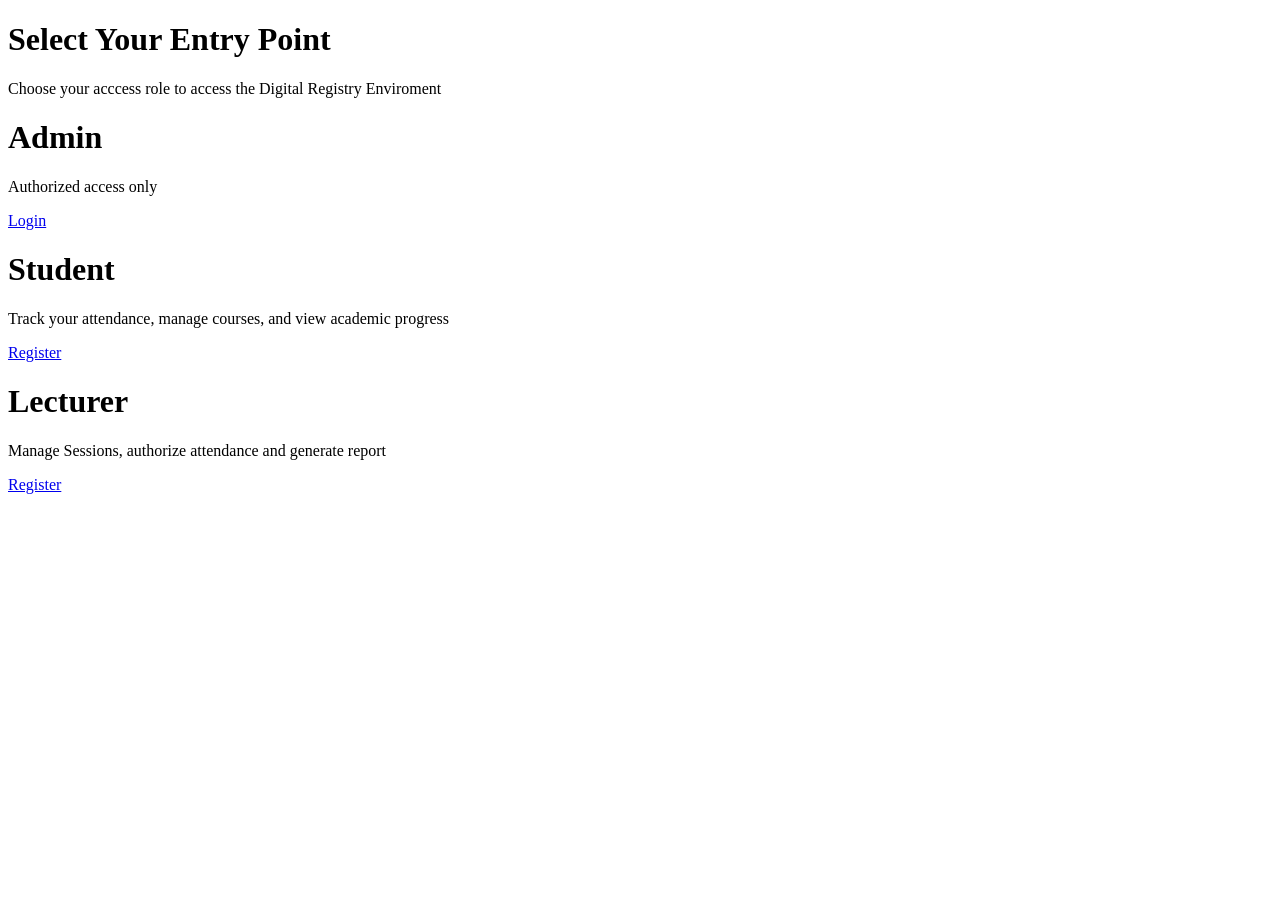
<file: index.html>
<!DOCTYPE html>
<html lang="en">
<head>
    <meta charset="UTF-8">
    <meta name="viewport" content="width=device-width, initial-scale=1.0">
    <title>AtendlyWeb</title>
</head>
<body>
    <!-- hi, this is Michael, i just wanted to settle who the alpa developer is , it's me   so you guys better respect all the css here, after each styling refer to var(--alpha-dev ) , :root{ --alpha-dev : Michael Omale },for audit and my blessings, God speed  kids let's build something jaw dropping, and nifemi better not come and bully me with you js skills, comment anything that i will need,  so that i won't injure, and you ose, you didnt even create an index.html file  -->


    <h1>Select Your <span>Entry Point</span></h1>
        <p>Choose your acccess role to access the Digital Registry Enviroment</p>
        <div class="entryPoints">
            <div class="adminEntry">
                <h1>Admin</h1>
                <p>Authorized access only</p>
                <a href="./Admin-App/adminLogin.html">Login</a>
            </div>
            <div class="studentEntry">
                <h1>Student</h1>
                <p>Track your attendance, manage courses, and view academic progress </p>
                <a href="./Student-App/studentReg.html">Register</a>
            </div>
            <div class="lecturerEntry">
                <h1>Lecturer</h1>
                <p>Manage Sessions, authorize attendance and generate report </p>
                <a href="./Lecturer-App/lecturerReg.html">Register</a>
            </div>
        </div>
    </body>
</html>
</file>
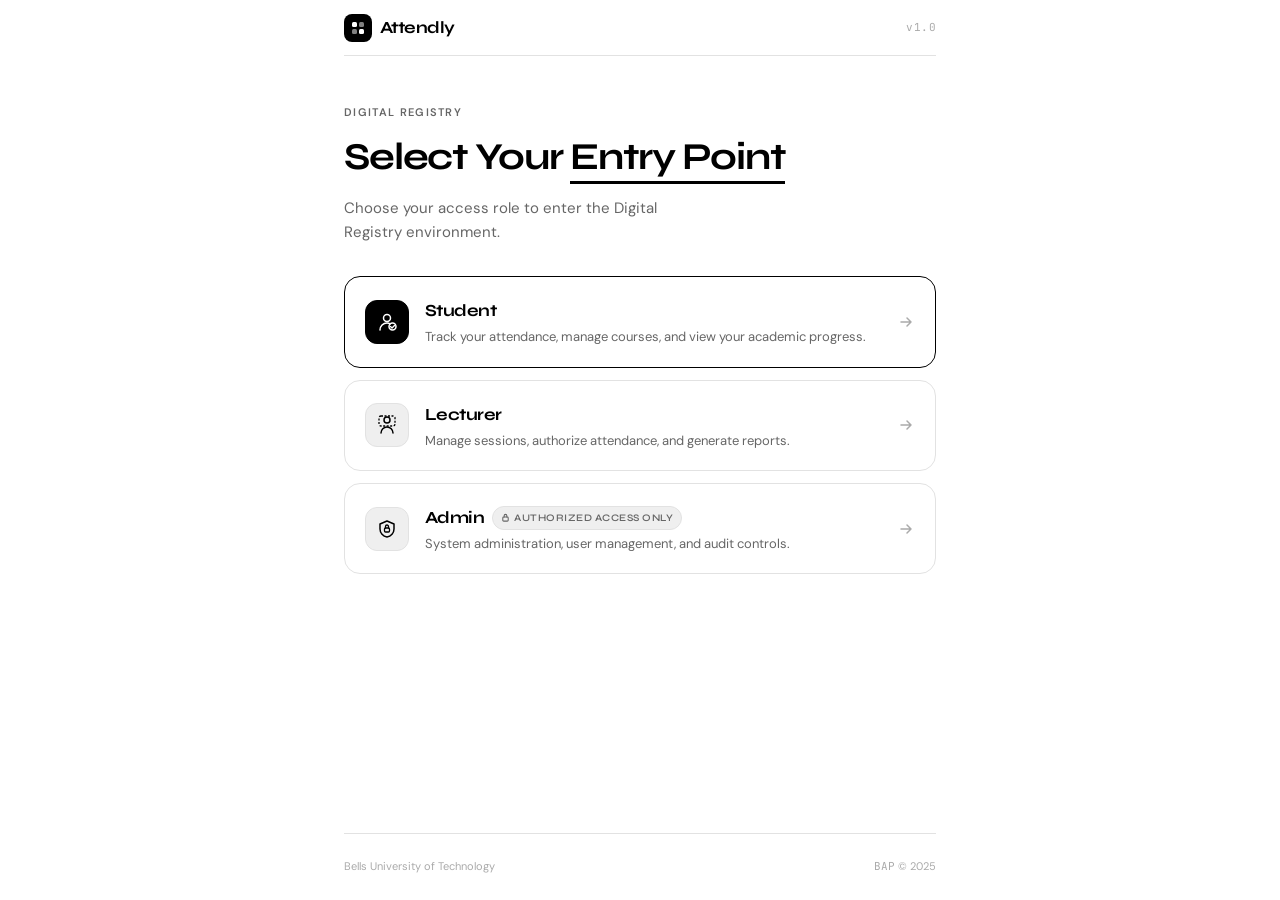
<file: Shared/index.html>
<!DOCTYPE html>
<html lang="en">

<head>
    <meta charset="UTF-8">
    <meta name="viewport" content="width=device-width, initial-scale=1.0">
    <title>Attendly — Digital Registry</title>
    <link rel="stylesheet" href="./attendly-tokens.css">
    <style>
        /*
     * ─────────────────────────────────────────────
     *  index.html — Role Selection Landing
     *  Alpha dev: var(--alpha-dev)
     *  All tokens sourced from attendly-tokens.css
     * ─────────────────────────────────────────────
     */

        .landing-page {
            min-height: 100dvh;
            max-width: var(--max-content);
            margin: 0 auto;
            display: flex;
            flex-direction: column;
            padding: 0 var(--space-6);
        }

        /* ── Header ── */
        .landing-header {
            height: var(--header-h);
            display: flex;
            align-items: center;
            justify-content: space-between;
            border-bottom: 1px solid var(--color-border-default);
        }

        .landing-logo {
            font-family: var(--font-display);
            font-size: var(--text-lg);
            font-weight: var(--fw-bold);
            letter-spacing: var(--tracking-tight);
            color: var(--color-text-primary);
            display: flex;
            align-items: center;
            gap: var(--space-2);
        }

        .landing-logo .logo-mark {
            width: 28px;
            height: 28px;
            background: var(--color-accent);
            border-radius: var(--radius-md);
            display: flex;
            align-items: center;
            justify-content: center;
            flex-shrink: 0;
        }

        .landing-header-meta {
            font-size: var(--text-xs);
            color: var(--color-text-tertiary);
            font-family: var(--font-mono);
            letter-spacing: var(--tracking-wide);
        }

        /* ── Hero ── */
        .landing-hero {
            padding: var(--space-12) 0 var(--space-8);
        }

        .landing-hero .eyebrow {
            font-size: var(--text-xs);
            font-weight: var(--fw-semibold);
            letter-spacing: var(--tracking-widest);
            text-transform: uppercase;
            color: var(--color-text-secondary);
            margin-bottom: var(--space-3);
        }

        .landing-hero h1 {
            font-size: var(--text-4xl);
            line-height: var(--leading-tight);
            letter-spacing: var(--tracking-tight);
            margin-bottom: var(--space-3);
        }

        /* The span accent word stays black/white — no color breaks the monochrome rule */
        .landing-hero h1 span {
            display: inline-block;
            border-bottom: 3px solid var(--color-accent);
            padding-bottom: 2px;
        }

        .landing-hero p {
            font-size: var(--text-md);
            color: var(--color-text-secondary);
            line-height: var(--leading-normal);
            max-width: 340px;
        }

        /* ── Entry Point Cards ── */
        .entry-grid {
            display: flex;
            flex-direction: column;
            gap: var(--space-3);
            padding-bottom: var(--space-10);
        }

        .entry-card {
            display: flex;
            align-items: center;
            gap: var(--space-4);
            padding: var(--space-5);
            background: var(--color-bg-base);
            border: 1px solid var(--color-border-default);
            border-radius: var(--card-radius);
            text-decoration: none;
            color: var(--color-text-primary);
            transition: var(--transition-default);
            position: relative;
            overflow: hidden;
        }

        .entry-card:hover {
            border-color: var(--color-border-strong);
            background: var(--color-bg-surface);
            transform: translateY(-1px);
            box-shadow: var(--shadow-sm);
        }

        .entry-card:active {
            transform: translateY(0);
            box-shadow: var(--shadow-none);
        }

        /* Student card gets the featured treatment — heavier border */
        .entry-card.is-featured {
            border-color: var(--color-border-heavy);
            border-width: 1.5px;
        }

        .entry-card.is-featured:hover {
            background: var(--color-bg-surface);
        }

        .entry-card-icon {
            width: 44px;
            height: 44px;
            border-radius: var(--radius-lg);
            background: var(--color-bg-raised);
            border: 1px solid var(--color-border-default);
            display: flex;
            align-items: center;
            justify-content: center;
            flex-shrink: 0;
            color: var(--color-text-primary);
        }

        .entry-card.is-featured .entry-card-icon {
            background: var(--color-accent);
            border-color: var(--color-accent);
            color: var(--color-accent-fg);
        }

        .entry-card-body {
            flex: 1;
            min-width: 0;
        }

        .entry-card-title {
            font-family: var(--font-display);
            font-size: var(--text-lg);
            font-weight: var(--fw-bold);
            letter-spacing: var(--tracking-tight);
            margin-bottom: var(--space-1);
            display: flex;
            align-items: center;
            gap: var(--space-2);
        }

        .entry-card-desc {
            font-size: var(--text-sm);
            color: var(--color-text-secondary);
            line-height: var(--leading-snug);
        }

        /* "Authorized access only" pill on Admin */
        .entry-restricted-badge {
            display: inline-flex;
            align-items: center;
            gap: 4px;
            padding: 3px 8px;
            font-size: var(--text-2xs);
            font-weight: var(--fw-semibold);
            letter-spacing: 0.05em;
            text-transform: uppercase;
            background: var(--color-bg-raised);
            border: 1px solid var(--color-border-default);
            border-radius: var(--radius-full);
            color: var(--color-text-secondary);
        }

        .entry-card-arrow {
            color: var(--color-text-tertiary);
            flex-shrink: 0;
            transition: transform var(--duration-normal) var(--ease-out);
        }

        .entry-card:hover .entry-card-arrow {
            transform: translateX(3px);
            color: var(--color-text-primary);
        }

        /* ── Footer ── */
        .landing-footer {
            margin-top: auto;
            padding: var(--space-6) 0;
            border-top: 1px solid var(--color-border-default);
            display: flex;
            align-items: center;
            justify-content: space-between;
        }

        .landing-footer-text {
            font-size: var(--text-xs);
            color: var(--color-text-tertiary);
        }

        .landing-footer-text span {
            font-family: var(--font-mono);
        }
    </style>
</head>

<body>

    <div class="landing-page">

        <!-- Header -->
        <header class="landing-header">
            <div class="landing-logo">
                <div class="logo-mark">
                    <!-- Logo mark: grid of 4 dots representing the attendance grid concept -->
                    <svg width="16" height="16" viewBox="0 0 16 16" fill="none" aria-hidden="true">
                        <rect x="2" y="2" width="5" height="5" rx="1.5" fill="white" />
                        <rect x="9" y="2" width="5" height="5" rx="1.5" fill="white" opacity="0.5" />
                        <rect x="2" y="9" width="5" height="5" rx="1.5" fill="white" opacity="0.5" />
                        <rect x="9" y="9" width="5" height="5" rx="1.5" fill="white" />
                    </svg>
                </div>
                Attendly
            </div>
            <span class="landing-header-meta">v1.0</span>
        </header>

        <!-- Hero -->
        <section class="landing-hero" aria-labelledby="hero-title">
            <p class="eyebrow">Digital Registry</p>
            <h1 id="hero-title">Select Your <span>Entry Point</span></h1>
            <p>Choose your access role to enter the Digital Registry environment.</p>
        </section>

        <!-- Role Cards -->
        <main>
            <div class="entry-grid" role="list">

                <!-- Student — featured / primary role -->
                <a class="entry-card is-featured" href="../Student-App/studentAuth.html" role="listitem">
                    <div class="entry-card-icon" aria-hidden="true">
                        <!-- Student icon: person with checkmark -->
                        <svg width="22" height="22" viewBox="0 0 22 22" fill="none">
                            <circle cx="11" cy="7" r="3.5" stroke="currentColor" stroke-width="1.5" />
                            <path d="M4 19c0-3.866 3.134-7 7-7h0c1.168 0 2.27.286 3.232.792" stroke="currentColor"
                                stroke-width="1.5" stroke-linecap="round" />
                            <circle cx="16.5" cy="15.5" r="3.5" stroke="currentColor" stroke-width="1.5" />
                            <path d="M14.5 15.5l1.5 1.5 2.5-2.5" stroke="currentColor" stroke-width="1.4"
                                stroke-linecap="round" stroke-linejoin="round" />
                        </svg>
                    </div>
                    <div class="entry-card-body">
                        <div class="entry-card-title">Student</div>
                        <p class="entry-card-desc">Track your attendance, manage courses, and view your academic
                            progress.</p>
                    </div>
                    <svg class="entry-card-arrow" width="18" height="18" viewBox="0 0 18 18" fill="none"
                        aria-hidden="true">
                        <path d="M4 9h10M10 5l4 4-4 4" stroke="currentColor" stroke-width="1.5" stroke-linecap="round"
                            stroke-linejoin="round" />
                    </svg>
                </a>

                <!-- Lecturer -->
                <a class="entry-card" href="./Lecturer-App/lecturerAuth.html" role="listitem">
                    <div class="entry-card-icon" aria-hidden="true">
                        <!-- Lecturer icon: person at podium / board -->
                        <svg width="22" height="22" viewBox="0 0 22 22" fill="none">
                            <circle cx="11" cy="6" r="3" stroke="currentColor" stroke-width="1.5" />
                            <path d="M5 19c0-3.314 2.686-6 6-6s6 2.686 6 6" stroke="currentColor" stroke-width="1.5"
                                stroke-linecap="round" />
                            <rect x="3" y="2" width="16" height="10" rx="2" stroke="currentColor" stroke-width="1.3"
                                stroke-dasharray="2 1.5" />
                        </svg>
                    </div>
                    <div class="entry-card-body">
                        <div class="entry-card-title">Lecturer</div>
                        <p class="entry-card-desc">Manage sessions, authorize attendance, and generate reports.</p>
                    </div>
                    <svg class="entry-card-arrow" width="18" height="18" viewBox="0 0 18 18" fill="none"
                        aria-hidden="true">
                        <path d="M4 9h10M10 5l4 4-4 4" stroke="currentColor" stroke-width="1.5" stroke-linecap="round"
                            stroke-linejoin="round" />
                    </svg>
                </a>

                <!-- Admin — de-emphasized, restricted access -->
                <a class="entry-card" href="./Admin-App/adminLogin.html" role="listitem"
                    aria-describedby="admin-restricted">
                    <div class="entry-card-icon" aria-hidden="true">
                        <!-- Admin icon: shield with lock -->
                        <svg width="22" height="22" viewBox="0 0 22 22" fill="none">
                            <path d="M11 3L4 6v5c0 4 3 7.4 7 8 4-.6 7-4 7-8V6L11 3z" stroke="currentColor"
                                stroke-width="1.5" stroke-linejoin="round" />
                            <rect x="8.5" y="10" width="5" height="4" rx="1" stroke="currentColor" stroke-width="1.3" />
                            <path d="M9.5 10V8.5a1.5 1.5 0 013 0V10" stroke="currentColor" stroke-width="1.3"
                                stroke-linecap="round" />
                        </svg>
                    </div>
                    <div class="entry-card-body">
                        <div class="entry-card-title">
                            Admin
                            <span class="entry-restricted-badge" id="admin-restricted">
                                <!-- Lock icon -->
                                <svg width="9" height="9" viewBox="0 0 10 10" fill="none" aria-hidden="true">
                                    <rect x="2" y="4.5" width="6" height="4.5" rx="1" stroke="currentColor"
                                        stroke-width="1.2" />
                                    <path d="M3.5 4.5V3a1.5 1.5 0 013 0v1.5" stroke="currentColor" stroke-width="1.2"
                                        stroke-linecap="round" />
                                </svg>
                                Authorized access only
                            </span>
                        </div>
                        <p class="entry-card-desc">System administration, user management, and audit controls.</p>
                    </div>
                    <svg class="entry-card-arrow" width="18" height="18" viewBox="0 0 18 18" fill="none"
                        aria-hidden="true">
                        <path d="M4 9h10M10 5l4 4-4 4" stroke="currentColor" stroke-width="1.5" stroke-linecap="round"
                            stroke-linejoin="round" />
                    </svg>
                </a>

            </div>
        </main>

        <!-- Footer -->
        <footer class="landing-footer">
            <span class="landing-footer-text">Bells University of Technology</span>
            <span class="landing-footer-text"><span>BAP</span> © 2025</span>
        </footer>

    </div>

</body>

</html>
</file>
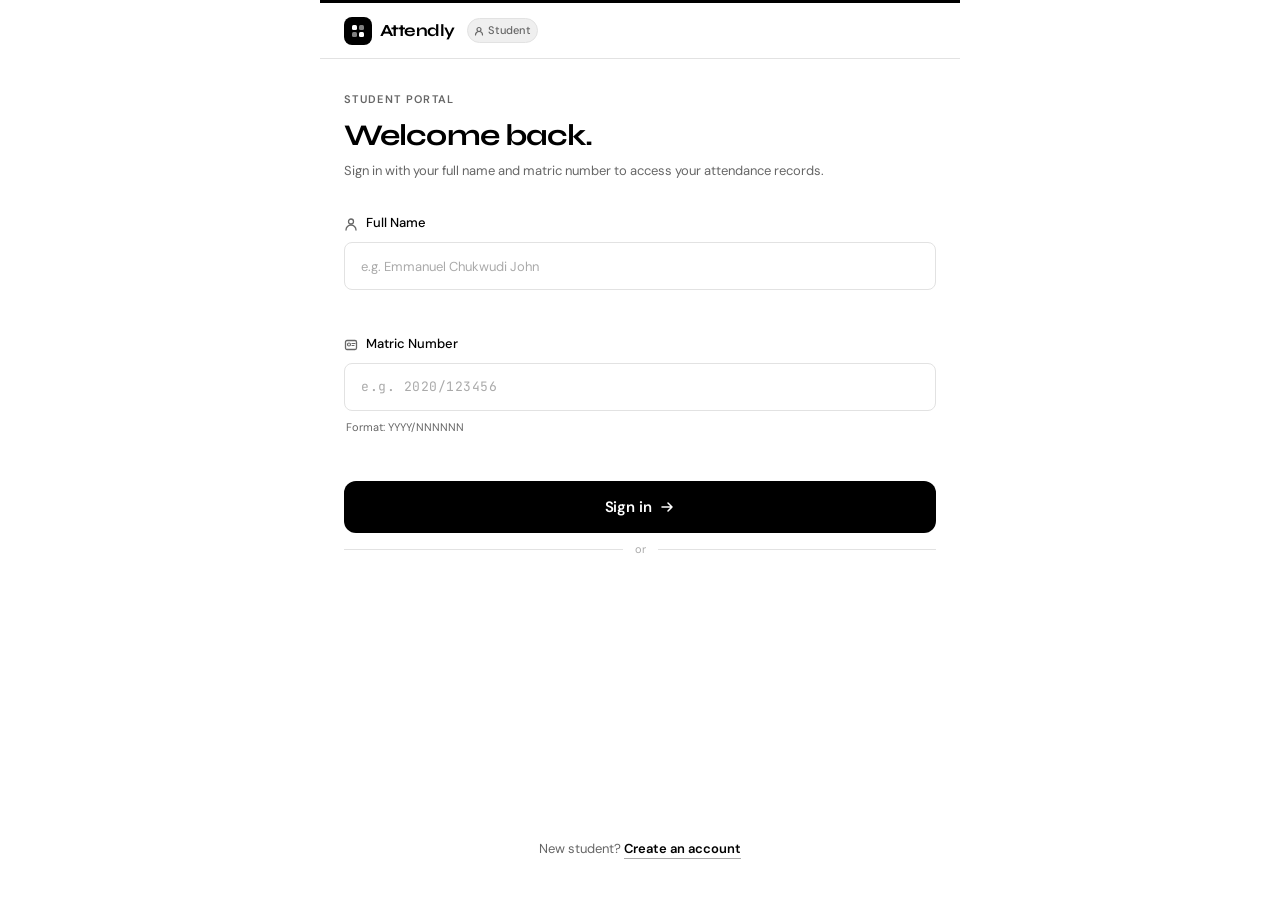
<file: Student-App/studentAuth.html>
<!DOCTYPE html>
<html lang="en">

<head>
    <meta charset="UTF-8">
    <meta name="viewport" content="width=device-width, initial-scale=1.0">
    <title>Attendly — Student Sign In</title>
    <link rel="stylesheet" href="../Shared/attendly-tokens.css">
    <style>
        /*
     * ─────────────────────────────────────────────
     *  studentLogin.html — Student Sign In
     *  Alpha dev: var(--alpha-dev)
     * ─────────────────────────────────────────────
     */

        .auth-split {
            /* Decorative top strip — thin accent line */
            border-top: 3px solid var(--color-accent);
        }

        /* Push the CTA + footer to the bottom on tall screens */
        .at-main {
            justify-content: space-between;
        }

        .form-section {
            flex: 1;
        }

        /* Divider between form and footer link */
        .auth-divider {
            display: flex;
            align-items: center;
            gap: var(--space-3);
            margin: var(--space-2) 0;
        }

        .auth-divider-line {
            flex: 1;
            height: 1px;
            background: var(--color-border-default);
        }

        .auth-divider span {
            font-size: var(--text-xs);
            color: var(--color-text-tertiary);
        }
    </style>
</head>

<body>

    <div class="at-page auth-split">

        <!-- Top bar: logo only (no back button on login — it's the start) -->
        <header class="at-topbar">
            <a class="at-topbar-logo" href="../Shared/index.html" aria-label="Attendly home">
                <div class="at-logo-mark">
                    <svg width="16" height="16" viewBox="0 0 16 16" fill="none" aria-hidden="true">
                        <rect x="2" y="2" width="5" height="5" rx="1.5" fill="white" />
                        <rect x="9" y="2" width="5" height="5" rx="1.5" fill="white" opacity="0.5" />
                        <rect x="2" y="9" width="5" height="5" rx="1.5" fill="white" opacity="0.5" />
                        <rect x="9" y="9" width="5" height="5" rx="1.5" fill="white" />
                    </svg>
                </div>
                Attendly
            </a>
            <!-- Role indicator badge -->
            <span class="at-badge">
                <svg width="10" height="10" viewBox="0 0 10 10" fill="none" aria-hidden="true">
                    <circle cx="5" cy="3.5" r="2" stroke="currentColor" stroke-width="1.2" />
                    <path d="M1.5 9c0-1.933 1.567-3.5 3.5-3.5S8.5 7.067 8.5 9" stroke="currentColor" stroke-width="1.2"
                        stroke-linecap="round" />
                </svg>
                Student
            </span>
        </header>

        <main class="at-main">
            <div class="form-section">

                <!-- Page heading -->
                <p class="at-section-eyebrow">Student Portal</p>
                <h1 class="at-page-title">Welcome back.</h1>
                <p class="at-page-subtitle">Sign in with your full name and matric number to access your attendance
                    records.</p>

                <!-- Login form -->
                <form class="at-form" id="loginForm" novalidate>

                    <!-- Full Name -->
                    <div class="at-field">
                        <label class="at-label" for="fullName">
                            <!-- Person icon -->
                            <svg width="14" height="14" viewBox="0 0 14 14" fill="none" aria-hidden="true">
                                <circle cx="7" cy="4.5" r="2.5" stroke="currentColor" stroke-width="1.3" />
                                <path d="M2 13c0-2.761 2.239-5 5-5s5 2.239 5 5" stroke="currentColor" stroke-width="1.3"
                                    stroke-linecap="round" />
                            </svg>
                            Full Name
                        </label>
                        <input class="at-input" type="text" id="fullName" name="fullName"
                            placeholder="e.g. Emmanuel Chukwudi John" autocomplete="name"
                            aria-describedby="fullName-err" required />
                        <!-- Error message — shown by JS -->
                        <div class="at-field-error" id="fullName-err" role="alert" aria-live="polite"></div>
                    </div>

                    <!-- Matric Number -->
                    <div class="at-field">
                        <label class="at-label" for="matricNo">
                            <!-- ID card icon -->
                            <svg width="14" height="14" viewBox="0 0 14 14" fill="none" aria-hidden="true">
                                <rect x="1.5" y="2.5" width="11" height="9" rx="1.5" stroke="currentColor"
                                    stroke-width="1.3" />
                                <circle cx="5" cy="6.5" r="1.5" stroke="currentColor" stroke-width="1.2" />
                                <line x1="8" y1="5.5" x2="11" y2="5.5" stroke="currentColor" stroke-width="1.2"
                                    stroke-linecap="round" />
                                <line x1="8" y1="7.5" x2="10" y2="7.5" stroke="currentColor" stroke-width="1.2"
                                    stroke-linecap="round" />
                            </svg>
                            Matric Number
                        </label>
                        <input class="at-input is-mono" type="text" id="matricNo" name="matricNo"
                            placeholder="e.g. 2020/123456" autocomplete="off" inputmode="text"
                            aria-describedby="matricNo-err matricNo-hint" required />
                        <p class="at-field-hint" id="matricNo-hint">Format: YYYY/NNNNNN</p>
                        <div class="at-field-error" id="matricNo-err" role="alert" aria-live="polite"></div>
                    </div>

                    <button class="at-btn at-btn-primary" type="submit" id="loginBtn">
                        Sign in
                        <!-- Arrow icon -->
                        <svg width="16" height="16" viewBox="0 0 16 16" fill="none" aria-hidden="true">
                            <path d="M3 8h10M9 4l4 4-4 4" stroke="currentColor" stroke-width="1.5"
                                stroke-linecap="round" stroke-linejoin="round" />
                        </svg>
                    </button>

                </form>

                <div class="auth-divider">
                    <div class="auth-divider-line"></div>
                    <span>or</span>
                    <div class="auth-divider-line"></div>
                </div>

            </div>

            <!-- Footer link -->
            <p class="at-auth-footer">
                New student? <a href="./studentReg.html">Create an account</a>
            </p>
        </main>

    </div>

    <script>
        /*
         * Login form validation
         * TODO (Nifemi): hook up Supabase auth here.
         * validateForm() runs on submit — displays inline errors,
         * prevents navigation until all fields are valid.
         */

        const MATRIC_REGEX = /^\d{4}\/\d{4,8}$/;

        /* Error icon SVG — reused in multiple places */
        const errIcon = `<svg width="12" height="12" viewBox="0 0 12 12" fill="none" aria-hidden="true">
      <circle cx="6" cy="6" r="5" stroke="currentColor" stroke-width="1.2"/>
      <line x1="6" y1="3.5" x2="6" y2="6.5" stroke="currentColor" stroke-width="1.3" stroke-linecap="round"/>
      <circle cx="6" cy="8.5" r="0.65" fill="currentColor"/>
    </svg>`;

        function setError(inputId, errId, message) {
            const input = document.getElementById(inputId);
            const err = document.getElementById(errId);
            input.classList.add('is-error');
            err.innerHTML = errIcon + ' ' + message;
        }

        function clearError(inputId, errId) {
            const input = document.getElementById(inputId);
            const err = document.getElementById(errId);
            input.classList.remove('is-error');
            err.innerHTML = '';
        }

        function validateForm() {
            const name = document.getElementById('fullName').value.trim();
            const matric = document.getElementById('matricNo').value.trim();
            let valid = true;

            /* Full name */
            if (!name) {
                setError('fullName', 'fullName-err', 'Please enter your full name');
                valid = false;
            } else if (name.split(' ').length < 2) {
                setError('fullName', 'fullName-err', 'Please enter your first and last name');
                valid = false;
            } else {
                clearError('fullName', 'fullName-err');
            }

            /* Matric number */
            if (!matric) {
                setError('matricNo', 'matricNo-err', 'Please enter your matric number');
                valid = false;
            } else if (!MATRIC_REGEX.test(matric)) {
                setError('matricNo', 'matricNo-err', 'Use format YYYY/NNNNNN — e.g. 2020/123456');
                valid = false;
            } else {
                clearError('matricNo', 'matricNo-err');
            }

            return valid;
        }

        /* Clear error on input so it feels responsive */
        document.getElementById('fullName').addEventListener('input', () => clearError('fullName', 'fullName-err'));
        document.getElementById('matricNo').addEventListener('input', () => clearError('matricNo', 'matricNo-err'));

        document.getElementById('loginForm').addEventListener('submit', function (e) {
            e.preventDefault();
            if (validateForm()) {
                /* TODO: replace with Supabase signIn call */
                window.location.href = './studentDashboard.html';
            }
        });
    </script>

</body>

</html>
</file>
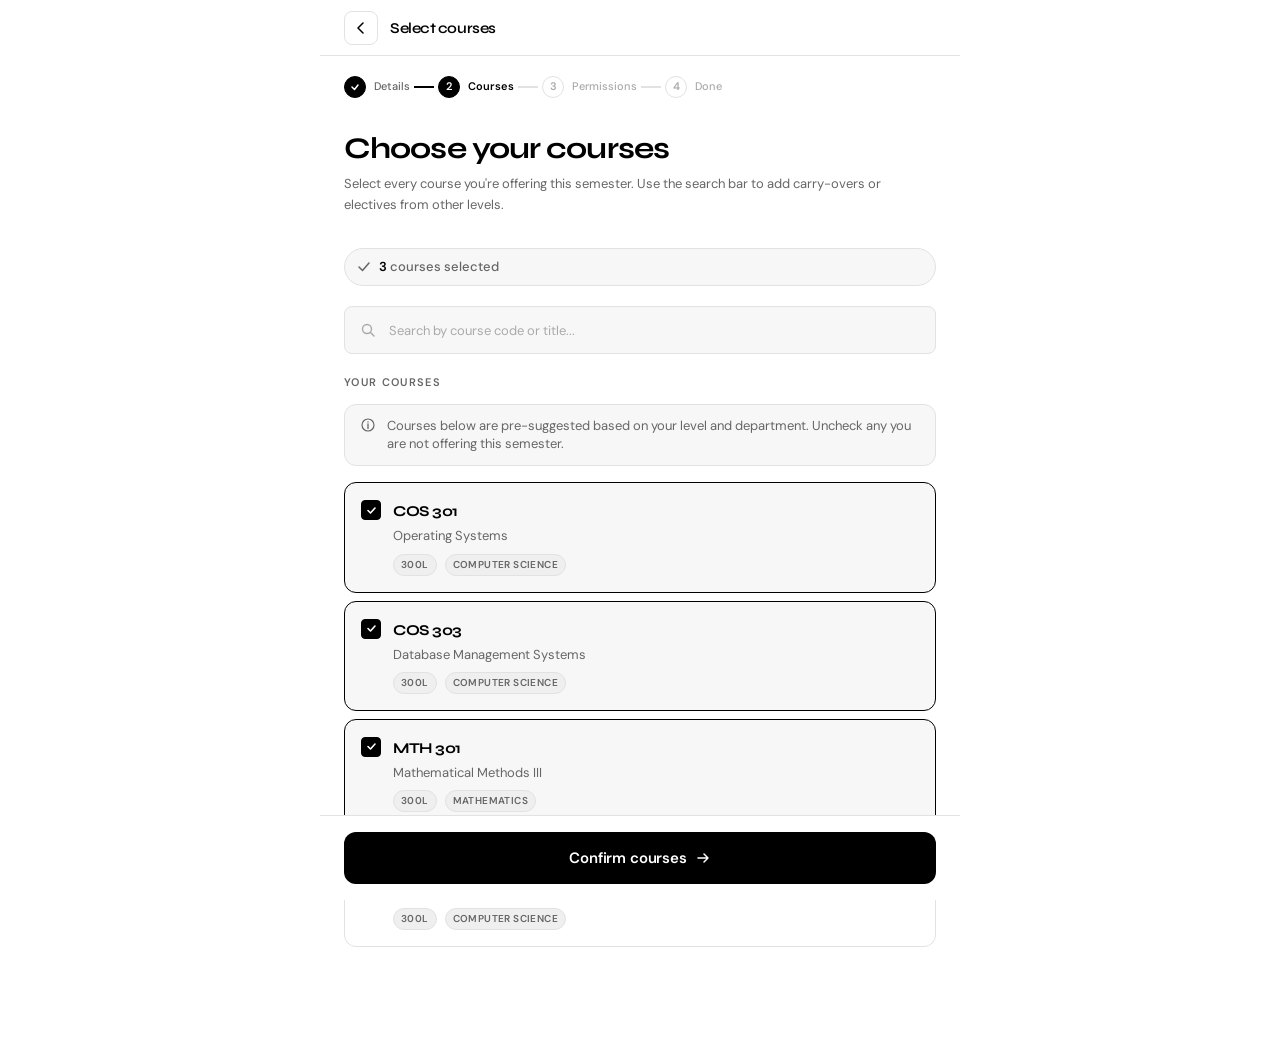
<file: Student-App/studentCourseReg.html>
<!DOCTYPE html>
<html lang="en">

<head>
    <meta charset="UTF-8">
    <meta name="viewport" content="width=device-width, initial-scale=1.0">
    <title>Attendly — Select Courses</title>
    <link rel="stylesheet" href="../Shared/attendly-tokens.css">
    <style>
        /*
     * ─────────────────────────────────────────────
     *  studentCourseReg.html — Step 2 of 4
     *  Alpha dev: var(--alpha-dev)
     * ─────────────────────────────────────────────
     */

        /* ── Search bar ── */
        .course-search-wrap {
            position: relative;
        }

        .course-search-icon {
            position: absolute;
            left: var(--space-4);
            top: 50%;
            transform: translateY(-50%);
            color: var(--color-text-tertiary);
            pointer-events: none;
        }

        .course-search-input {
            height: var(--input-h);
            width: 100%;
            padding: 0 var(--space-10) 0 calc(var(--space-4) + 20px + var(--space-2));
            font-family: var(--font-body);
            font-size: var(--text-md);
            color: var(--color-text-primary);
            background: var(--color-bg-surface);
            border: 1px solid var(--color-border-default);
            border-radius: var(--input-radius);
            outline: none;
            transition: var(--transition-fast);
        }

        .course-search-input::placeholder {
            color: var(--color-text-tertiary);
            font-size: var(--text-sm);
        }

        .course-search-input:focus {
            background: var(--color-bg-base);
            border-color: var(--color-border-heavy);
            box-shadow: 0 0 0 3px rgba(0, 0, 0, 0.07);
        }

        .course-search-clear {
            position: absolute;
            right: var(--space-3);
            top: 50%;
            transform: translateY(-50%);
            width: 28px;
            height: 28px;
            border-radius: var(--radius-full);
            background: var(--color-bg-raised);
            border: none;
            cursor: pointer;
            display: none;
            align-items: center;
            justify-content: center;
            color: var(--color-text-secondary);
        }

        .course-search-clear.is-visible {
            display: flex;
        }

        /* ── Section labels ── */
        .course-section-label {
            font-size: var(--text-xs);
            font-weight: var(--fw-semibold);
            letter-spacing: var(--tracking-widest);
            text-transform: uppercase;
            color: var(--color-text-secondary);
            margin: var(--space-5) 0 var(--space-3);
        }

        /* ── Course card (checkbox style) ── */
        .course-card {
            display: flex;
            align-items: flex-start;
            gap: var(--space-3);
            padding: var(--space-4);
            background: var(--color-bg-base);
            border: 1px solid var(--color-border-default);
            border-radius: var(--radius-lg);
            cursor: pointer;
            transition: var(--transition-fast);
            margin-bottom: var(--space-2);
            /* Accessible — the label wraps the whole card */
        }

        .course-card:hover {
            border-color: var(--color-border-strong);
            background: var(--color-bg-surface);
        }

        .course-card.is-selected {
            border-color: var(--color-border-heavy);
            background: var(--color-bg-surface);
        }

        /* Hide native checkbox, keep it accessible */
        .course-card input[type="checkbox"] {
            position: absolute;
            opacity: 0;
            width: 0;
            height: 0;
        }

        /* Custom checkbox */
        .course-check {
            width: 20px;
            height: 20px;
            border: 1.5px solid var(--color-border-default);
            border-radius: var(--radius-sm);
            display: flex;
            align-items: center;
            justify-content: center;
            flex-shrink: 0;
            margin-top: 1px;
            transition: var(--transition-fast);
            background: var(--color-bg-base);
        }

        .course-card.is-selected .course-check {
            background: var(--color-accent);
            border-color: var(--color-accent);
        }

        .course-check svg {
            display: none;
            color: var(--color-accent-fg);
        }

        .course-card.is-selected .course-check svg {
            display: block;
        }

        .course-info {
            flex: 1;
            min-width: 0;
        }

        .course-code {
            font-family: var(--font-display);
            font-size: var(--text-md);
            font-weight: var(--fw-bold);
            letter-spacing: var(--tracking-tight);
            margin-bottom: var(--space-1);
        }

        .course-title {
            font-size: var(--text-sm);
            color: var(--color-text-secondary);
            line-height: var(--leading-snug);
            white-space: nowrap;
            overflow: hidden;
            text-overflow: ellipsis;
        }

        .course-meta {
            display: flex;
            align-items: center;
            gap: var(--space-2);
            margin-top: var(--space-2);
        }

        .course-tag {
            display: inline-flex;
            align-items: center;
            padding: 2px 7px;
            font-size: var(--text-2xs);
            font-weight: var(--fw-semibold);
            letter-spacing: 0.04em;
            text-transform: uppercase;
            background: var(--color-bg-raised);
            border: 1px solid var(--color-border-default);
            border-radius: var(--radius-full);
            color: var(--color-text-secondary);
        }

        /* ── Search results ── */
        .search-results {
            border: 1px solid var(--color-border-default);
            border-radius: var(--radius-lg);
            overflow: hidden;
            margin-top: var(--space-2);
            display: none;
        }

        .search-results.is-visible {
            display: block;
        }

        .search-result-item {
            display: flex;
            align-items: center;
            gap: var(--space-3);
            padding: var(--space-3) var(--space-4);
            border-bottom: 1px solid var(--color-border-default);
            background: var(--color-bg-base);
            transition: var(--transition-fast);
        }

        .search-result-item:last-child {
            border-bottom: none;
        }

        .search-result-item:hover {
            background: var(--color-bg-surface);
        }

        .search-result-info {
            flex: 1;
            min-width: 0;
        }

        .search-result-code {
            font-family: var(--font-mono);
            font-size: var(--text-sm);
            font-weight: var(--fw-bold);
            letter-spacing: var(--tracking-wide);
        }

        .search-result-title {
            font-size: var(--text-sm);
            color: var(--color-text-secondary);
        }

        .search-add-btn {
            display: inline-flex;
            align-items: center;
            gap: var(--space-1);
            padding: 6px 12px;
            font-size: var(--text-sm);
            font-weight: var(--fw-semibold);
            background: var(--color-accent);
            color: var(--color-accent-fg);
            border: none;
            border-radius: var(--radius-md);
            cursor: pointer;
            flex-shrink: 0;
            transition: var(--transition-fast);
        }

        .search-add-btn:hover {
            background: var(--color-accent-hover);
        }

        .search-empty {
            padding: var(--space-6) var(--space-4);
            text-align: center;
            font-size: var(--text-sm);
            color: var(--color-text-tertiary);
        }

        /* ── Selected count chip ── */
        .selected-count {
            display: inline-flex;
            align-items: center;
            gap: var(--space-2);
            padding: var(--space-2) var(--space-3);
            background: var(--color-bg-surface);
            border: 1px solid var(--color-border-default);
            border-radius: var(--radius-full);
            font-size: var(--text-sm);
            font-weight: var(--fw-medium);
            color: var(--color-text-secondary);
            margin-bottom: var(--space-5);
        }

        .selected-count strong {
            color: var(--color-text-primary);
            font-weight: var(--fw-semibold);
        }

        /* ── CTA bar — sticks to bottom on scroll ── */
        .cta-bar {
            position: sticky;
            bottom: 0;
            padding: var(--space-4) var(--space-6);
            background: var(--color-bg-base);
            border-top: 1px solid var(--color-border-default);
            margin: var(--space-6) calc(-1 * var(--space-6)) 0;
        }

        .cta-bar .at-btn-primary:disabled {
            background: var(--color-bg-raised);
            color: var(--color-text-disabled);
            cursor: not-allowed;
        }
    </style>
</head>

<body>

    <div class="at-page">

        <!-- Top bar -->
        <header class="at-topbar">
            <a class="at-back-btn" href="./studentReg.html" aria-label="Back to academic details">
                <svg width="16" height="16" viewBox="0 0 16 16" fill="none" aria-hidden="true">
                    <path d="M10 3L5 8l5 5" stroke="currentColor" stroke-width="1.5" stroke-linecap="round"
                        stroke-linejoin="round" />
                </svg>
            </a>
            <span class="at-topbar-title">Select courses</span>
        </header>

        <!-- Step progress: 2 of 4 -->
        <nav class="at-steps" aria-label="Registration progress">
            <div class="at-step is-done">
                <div class="at-step-num">
                    <!-- Checkmark for done step -->
                    <svg width="10" height="10" viewBox="0 0 10 10" fill="none" aria-hidden="true">
                        <path d="M2 5l2.5 2.5L8 3" stroke="currentColor" stroke-width="1.5" stroke-linecap="round"
                            stroke-linejoin="round" />
                    </svg>
                </div>
                <span class="at-step-label">Details</span>
            </div>
            <div class="at-step-connector is-done" aria-hidden="true"></div>
            <div class="at-step is-active" aria-current="step">
                <div class="at-step-num" aria-hidden="true">2</div>
                <span class="at-step-label">Courses</span>
            </div>
            <div class="at-step-connector" aria-hidden="true"></div>
            <div class="at-step">
                <div class="at-step-num" aria-hidden="true">3</div>
                <span class="at-step-label">Permissions</span>
            </div>
            <div class="at-step-connector" aria-hidden="true"></div>
            <div class="at-step">
                <div class="at-step-num" aria-hidden="true">4</div>
                <span class="at-step-label">Done</span>
            </div>
        </nav>

        <main class="at-main" style="padding-bottom: 0;">

            <h1 class="at-page-title">Choose your courses</h1>
            <p class="at-page-subtitle">Select every course you're offering this semester. Use the search bar to add
                carry-overs or electives from other levels.</p>

            <!-- Selected count indicator -->
            <div class="selected-count" id="selectedCount" aria-live="polite">
                <!-- JS populates this -->
                <svg width="14" height="14" viewBox="0 0 14 14" fill="none" aria-hidden="true">
                    <path d="M2 7l3.5 3.5L12 3" stroke="currentColor" stroke-width="1.5" stroke-linecap="round"
                        stroke-linejoin="round" />
                </svg>
                <span><strong id="countNum">0</strong> courses selected</span>
            </div>

            <!-- Search bar — for carry-overs / electives -->
            <div class="course-search-wrap">
                <svg class="course-search-icon" width="16" height="16" viewBox="0 0 16 16" fill="none"
                    aria-hidden="true">
                    <circle cx="7" cy="7" r="4.5" stroke="currentColor" stroke-width="1.4" />
                    <line x1="10.5" y1="10.5" x2="14" y2="14" stroke="currentColor" stroke-width="1.5"
                        stroke-linecap="round" />
                </svg>
                <input class="course-search-input" type="" id="courseSearch"
                    placeholder="Search by course code or title..." autocomplete="off" aria-label="Search for courses"
                    aria-controls="searchResults" />
                <button class="course-search-clear" id="searchClearBtn" aria-label="Clear search">
                    <svg width="12" height="12" viewBox="0 0 12 12" fill="none" aria-hidden="true">
                        <path d="M3 3l6 6M9 3l-6 6" stroke="currentColor" stroke-width="1.4" stroke-linecap="round" />
                    </svg>
                </button>
            </div>

            <!-- Search results dropdown -->
            <div class="search-results" id="searchResults" role="listbox" aria-label="Search results"></div>

            <!-- Auto-suggested core courses for this student's level/dept -->
            <p class="course-section-label">
                <!-- Populated by JS from sessionStorage level/dept -->
                Your courses
                <span id="levelBadge"
                    style="font-family:var(--font-mono); font-size:var(--text-xs); text-transform:none; letter-spacing:0; margin-left:var(--space-2); opacity:0.6;"></span>
            </p>

            <div class="at-info-box" style="margin-bottom: var(--space-4);">
                <svg width="14" height="14" viewBox="0 0 14 14" fill="none" aria-hidden="true">
                    <circle cx="7" cy="7" r="6" stroke="currentColor" stroke-width="1.2" />
                    <line x1="7" y1="6" x2="7" y2="10.5" stroke="currentColor" stroke-width="1.3"
                        stroke-linecap="round" />
                    <circle cx="7" cy="4" r="0.7" fill="currentColor" />
                </svg>
                <!-- TODO: Admin populates courses table; these are pre-filtered by level + department.
             Replace the placeholder cards below with dynamic data from Supabase. -->
                <p>Courses below are pre-suggested based on your level and department. Uncheck any you are not offering
                    this semester.</p>
            </div>

            <!-- Course list — rendered by JS from Supabase, placeholders shown for now -->
            <div id="courseList" role="group" aria-label="Suggested courses">

                <label class="course-card is-selected" data-course-id="COS301">
                    <input type="checkbox" name="courses" value="COS301" checked
                        aria-label="COS 301 — Operating Systems" />
                    <div class="course-check" aria-hidden="true">
                        <svg width="11" height="11" viewBox="0 0 11 11" fill="none">
                            <path d="M2 5.5l2.5 2.5L9 3" stroke="currentColor" stroke-width="1.6" stroke-linecap="round"
                                stroke-linejoin="round" />
                        </svg>
                    </div>
                    <div class="course-info">
                        <div class="course-code">COS 301</div>
                        <div class="course-title">Operating Systems</div>
                        <div class="course-meta">
                            <span class="course-tag">300L</span>
                            <span class="course-tag">Computer Science</span>
                        </div>
                    </div>
                </label>

                <label class="course-card is-selected" data-course-id="COS303">
                    <input type="checkbox" name="courses" value="COS303" checked
                        aria-label="COS 303 — Database Management Systems" />
                    <div class="course-check" aria-hidden="true">
                        <svg width="11" height="11" viewBox="0 0 11 11" fill="none">
                            <path d="M2 5.5l2.5 2.5L9 3" stroke="currentColor" stroke-width="1.6" stroke-linecap="round"
                                stroke-linejoin="round" />
                        </svg>
                    </div>
                    <div class="course-info">
                        <div class="course-code">COS 303</div>
                        <div class="course-title">Database Management Systems</div>
                        <div class="course-meta">
                            <span class="course-tag">300L</span>
                            <span class="course-tag">Computer Science</span>
                        </div>
                    </div>
                </label>

                <label class="course-card is-selected" data-course-id="MTH301">
                    <input type="checkbox" name="courses" value="MTH301" checked
                        aria-label="MTH 301 — Mathematical Methods III" />
                    <div class="course-check" aria-hidden="true">
                        <svg width="11" height="11" viewBox="0 0 11 11" fill="none">
                            <path d="M2 5.5l2.5 2.5L9 3" stroke="currentColor" stroke-width="1.6" stroke-linecap="round"
                                stroke-linejoin="round" />
                        </svg>
                    </div>
                    <div class="course-info">
                        <div class="course-code">MTH 301</div>
                        <div class="course-title">Mathematical Methods III</div>
                        <div class="course-meta">
                            <span class="course-tag">300L</span>
                            <span class="course-tag">Mathematics</span>
                        </div>
                    </div>
                </label>

                <label class="course-card" data-course-id="COS305">
                    <input type="checkbox" name="courses" value="COS305" aria-label="COS 305 — Computer Networks" />
                    <div class="course-check" aria-hidden="true">
                        <svg width="11" height="11" viewBox="0 0 11 11" fill="none">
                            <path d="M2 5.5l2.5 2.5L9 3" stroke="currentColor" stroke-width="1.6" stroke-linecap="round"
                                stroke-linejoin="round" />
                        </svg>
                    </div>
                    <div class="course-info">
                        <div class="course-code">COS 305</div>
                        <div class="course-title">Computer Networks</div>
                        <div class="course-meta">
                            <span class="course-tag">300L</span>
                            <span class="course-tag">Computer Science</span>
                        </div>
                    </div>
                </label>

            </div>

            <!-- Sticky CTA -->
            <div class="cta-bar">
                <button class="at-btn at-btn-primary" id="confirmBtn" type="button" disabled>
                    Confirm courses
                    <svg width="16" height="16" viewBox="0 0 16 16" fill="none" aria-hidden="true">
                        <path d="M3 8h10M9 4l4 4-4 4" stroke="currentColor" stroke-width="1.5" stroke-linecap="round"
                            stroke-linejoin="round" />
                    </svg>
                </button>
            </div>

        </main>
    </div>

    <script>
        /*
         * Course Selection — Step 2
         * TODO : Replace placeholder course cards with
         * dynamic fetch from Supabase: query courses table
         * filtered by student's level + department (from sessionStorage reg_step1).
         * Search bar queries the same courses table on input (debounced 300ms).
         */

        /* ── Mock course DB for search (replace with Supabase fetch) ── */
        const ALL_COURSES = [
            { id: 'MTH201', code: 'MTH 201', title: 'Mathematical Methods I', dept: 'Mathematics', level: '200L' },
            { id: 'MTH202', code: 'MTH 202', title: 'Mathematical Methods II', dept: 'Mathematics', level: '200L' },
            { id: 'COS201', code: 'COS 201', title: 'Data Structures & Algorithms', dept: 'Computer Science', level: '200L' },
            { id: 'COS401', code: 'COS 401', title: 'Artificial Intelligence', dept: 'Computer Science', level: '400L' },
            { id: 'COS403', code: 'COS 403', title: 'Software Engineering', dept: 'Computer Science', level: '400L' },
            { id: 'ENG201', code: 'ENG 201', title: 'Technical Communication', dept: 'General Studies', level: '200L' },
        ];

        /* ── State ── */
        let selectedIds = new Set(
            [...document.querySelectorAll('input[type="checkbox"]:checked')].map(cb => cb.value)
        );

        function updateCount() {
            const n = selectedIds.size;
            document.getElementById('countNum').textContent = n;
            document.getElementById('confirmBtn').disabled = (n === 0);
        }

        updateCount();

        /* ── Toggle course card selection ── */
        document.getElementById('courseList').addEventListener('change', function (e) {
            if (e.target.type !== 'checkbox') return;
            const card = e.target.closest('.course-card');
            if (e.target.checked) {
                selectedIds.add(e.target.value);
                card.classList.add('is-selected');
            } else {
                selectedIds.delete(e.target.value);
                card.classList.remove('is-selected');
            }
            updateCount();
        });

        /* ── Search ── */
        const searchInput = document.getElementById('courseSearch');
        const searchResults = document.getElementById('searchResults');
        const clearBtn = document.getElementById('searchClearBtn');
        let debounceTimer;

        function renderSearchResults(query) {
            if (!query) {
                searchResults.classList.remove('is-visible');
                return;
            }
            const q = query.toLowerCase();
            const hits = ALL_COURSES.filter(c =>
                c.code.toLowerCase().includes(q) || c.title.toLowerCase().includes(q)
            );

            searchResults.classList.add('is-visible');

            if (!hits.length) {
                searchResults.innerHTML = `<div class="search-empty">No courses found for "${query}"</div>`;
                return;
            }

            searchResults.innerHTML = hits.map(c => `
        <div class="search-result-item" role="option">
          <div class="search-result-info">
            <div class="search-result-code">${c.code}</div>
            <div class="search-result-title">${c.title} &middot; ${c.dept}</div>
          </div>
          <div class="course-meta" style="margin-top:0;">
            <span class="course-tag">${c.level}</span>
          </div>
          <button class="search-add-btn" data-id="${c.id}" data-code="${c.code}" data-title="${c.title}" data-dept="${c.dept}" data-level="${c.level}">
            <svg width="11" height="11" viewBox="0 0 11 11" fill="none" aria-hidden="true">
              <line x1="5.5" y1="1" x2="5.5" y2="10" stroke="currentColor" stroke-width="1.5" stroke-linecap="round"/>
              <line x1="1" y1="5.5" x2="10" y2="5.5" stroke="currentColor" stroke-width="1.5" stroke-linecap="round"/>
            </svg>
            Add
          </button>
        </div>
      `).join('');
        }

        searchInput.addEventListener('input', function () {
            const val = this.value.trim();
            clearBtn.classList.toggle('is-visible', val.length > 0);
            clearTimeout(debounceTimer);
            debounceTimer = setTimeout(() => renderSearchResults(val), 280);
        });

        clearBtn.addEventListener('click', function () {
            searchInput.value = '';
            clearBtn.classList.remove('is-visible');
            searchResults.classList.remove('is-visible');
            searchInput.focus();
        });

        /* Add button in search results */
        searchResults.addEventListener('click', function (e) {
            const btn = e.target.closest('.search-add-btn');
            if (!btn) return;

            const { id, code, title, dept, level } = btn.dataset;

            /* Skip if already in the list */
            if (selectedIds.has(id)) {
                searchInput.value = '';
                clearBtn.classList.remove('is-visible');
                searchResults.classList.remove('is-visible');
                return;
            }

            /* Build and append a new course card */
            const list = document.getElementById('courseList');
            const label = document.createElement('label');
            label.className = 'course-card is-selected';
            label.dataset.courseId = id;
            label.innerHTML = `
        <input type="checkbox" name="courses" value="${id}" checked aria-label="${code} — ${title}"/>
        <div class="course-check" aria-hidden="true">
          <svg width="11" height="11" viewBox="0 0 11 11" fill="none">
            <path d="M2 5.5l2.5 2.5L9 3" stroke="currentColor" stroke-width="1.6" stroke-linecap="round" stroke-linejoin="round"/>
          </svg>
        </div>
        <div class="course-info">
          <div class="course-code">${code}</div>
          <div class="course-title">${title}</div>
          <div class="course-meta">
            <span class="course-tag">${level}</span>
            <span class="course-tag">${dept}</span>
          </div>
        </div>
      `;
            list.appendChild(label);

            selectedIds.add(id);
            updateCount();

            /* Close search */
            searchInput.value = '';
            clearBtn.classList.remove('is-visible');
            searchResults.classList.remove('is-visible');
        });

        /* ── Confirm — persist and advance ── */
        document.getElementById('confirmBtn').addEventListener('click', function () {
            sessionStorage.setItem('reg_step2', JSON.stringify({ courses: [...selectedIds] }));
            window.location.href = './studentPermissions.html';
        });

        /* ── Pre-fill level badge from step 1 ── */
        const step1 = JSON.parse(sessionStorage.getItem('reg_step1') || '{}');
        if (step1.level) {
            document.getElementById('levelBadge').textContent = step1.level + 'L · ' + (step1.college || '');
        }
    </script>

</body>

</html>
</file>
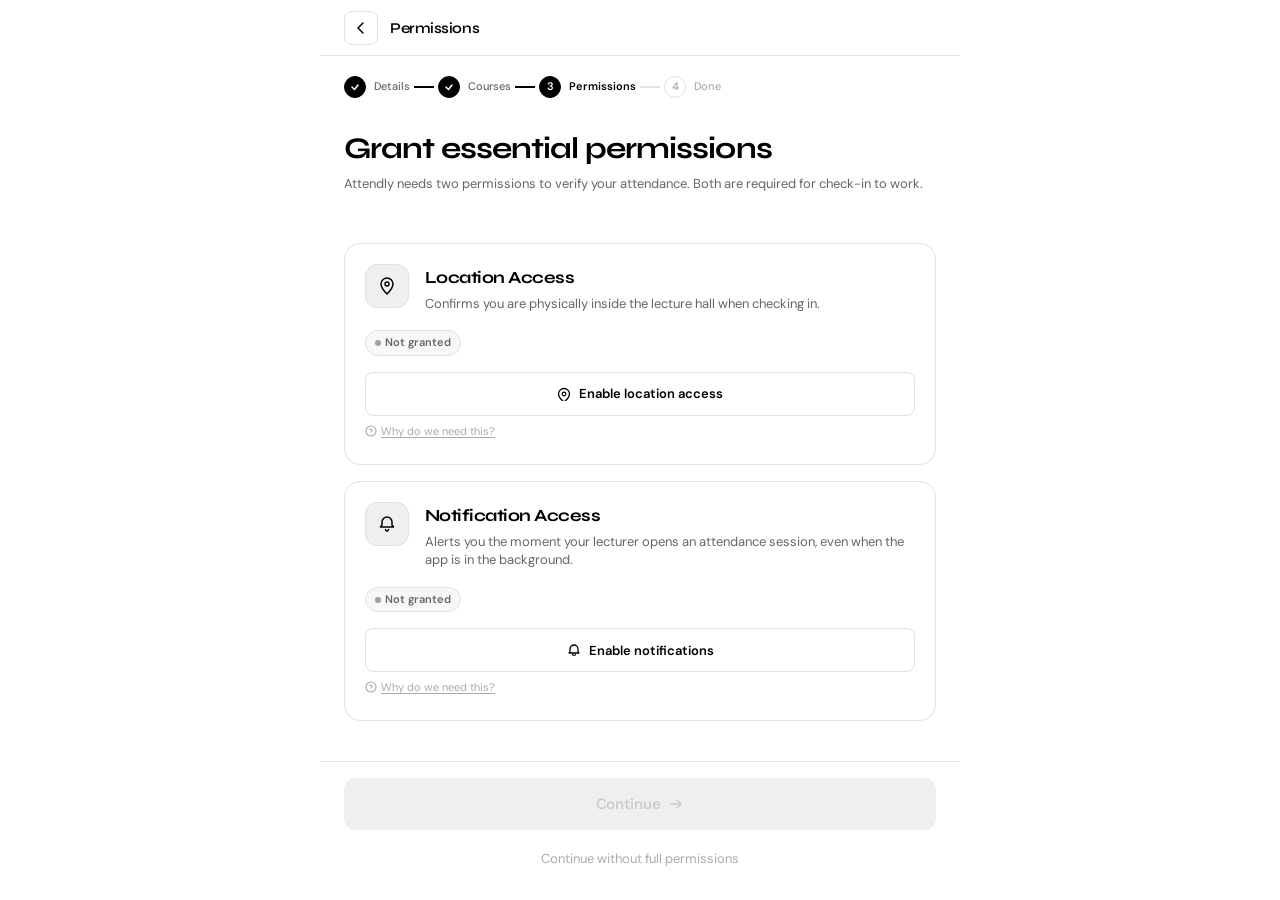
<file: Student-App/studentPermissions.html>
<!DOCTYPE html>
<html lang="en">

<head>
    <meta charset="UTF-8">
    <meta name="viewport" content="width=device-width, initial-scale=1.0">
    <title>Attendly — Grant Permissions</title>
    <link rel="stylesheet" href="../Shared/attendly-tokens.css">
    <style>
        /*
     * ─────────────────────────────────────────────
     *  studentPermissions.html — Step 3 of 4
     *  Alpha dev: var(--alpha-dev)
     * ─────────────────────────────────────────────
     */

        /* ── Permission card ── */
        .permission-card {
            border: 1px solid var(--color-border-default);
            border-radius: var(--card-radius);
            padding: var(--space-5);
            background: var(--color-bg-base);
            transition: var(--transition-fast);
        }

        .permission-card.is-granted {
            border-color: var(--color-border-heavy);
            background: var(--color-bg-surface);
        }

        .permission-card-header {
            display: flex;
            align-items: flex-start;
            gap: var(--space-4);
            margin-bottom: var(--space-4);
        }

        .permission-icon-wrap {
            width: 44px;
            height: 44px;
            border-radius: var(--radius-lg);
            background: var(--color-bg-raised);
            border: 1px solid var(--color-border-default);
            display: flex;
            align-items: center;
            justify-content: center;
            flex-shrink: 0;
            color: var(--color-text-primary);
            transition: var(--transition-fast);
        }

        .permission-card.is-granted .permission-icon-wrap {
            background: var(--color-accent);
            border-color: var(--color-accent);
            color: var(--color-accent-fg);
        }

        .permission-card-title {
            font-family: var(--font-display);
            font-size: var(--text-lg);
            font-weight: var(--fw-bold);
            letter-spacing: var(--tracking-tight);
            margin-bottom: var(--space-1);
        }

        .permission-card-desc {
            font-size: var(--text-sm);
            color: var(--color-text-secondary);
            line-height: var(--leading-snug);
        }

        /* Status pill */
        .permission-status {
            display: inline-flex;
            align-items: center;
            gap: var(--space-1);
            padding: 3px 9px;
            font-size: var(--text-xs);
            font-weight: var(--fw-semibold);
            border-radius: var(--radius-full);
            border: 1px solid var(--color-border-default);
            color: var(--color-text-secondary);
            background: var(--color-bg-surface);
            margin-bottom: var(--space-4);
            transition: var(--transition-fast);
        }

        .permission-status.is-granted {
            background: var(--color-accent);
            color: var(--color-accent-fg);
            border-color: var(--color-accent);
        }

        .permission-status .status-dot {
            width: 6px;
            height: 6px;
            border-radius: 50%;
            background: currentColor;
            opacity: 0.6;
        }

        /* Enable button (per card) */
        .permission-btn {
            display: flex;
            align-items: center;
            justify-content: center;
            gap: var(--space-2);
            width: 100%;
            height: var(--btn-h-md);
            font-family: var(--font-body);
            font-size: var(--text-sm);
            font-weight: var(--fw-semibold);
            border-radius: var(--radius-md);
            border: 1px solid var(--color-border-default);
            background: var(--color-bg-base);
            color: var(--color-text-primary);
            cursor: pointer;
            transition: var(--transition-fast);
        }

        .permission-btn:hover {
            background: var(--color-bg-surface);
            border-color: var(--color-border-strong);
        }

        .permission-btn.is-granted {
            background: var(--color-bg-surface);
            border-color: var(--color-border-default);
            color: var(--color-text-secondary);
            cursor: default;
        }

        /* Why tooltip trigger */
        .why-link {
            display: inline-flex;
            align-items: center;
            gap: 4px;
            font-size: var(--text-xs);
            color: var(--color-text-tertiary);
            border: none;
            background: none;
            cursor: pointer;
            padding: 0;
            margin-top: var(--space-2);
            text-decoration: underline;
            text-underline-offset: 2px;
        }

        .why-link:hover {
            color: var(--color-text-secondary);
        }

        .why-content {
            display: none;
            margin-top: var(--space-3);
            padding: var(--space-3) var(--space-4);
            background: var(--color-bg-surface);
            border: 1px solid var(--color-border-default);
            border-radius: var(--radius-md);
            font-size: var(--text-sm);
            color: var(--color-text-secondary);
            line-height: var(--leading-normal);
        }

        .why-content.is-open {
            display: block;
        }

        /* ── Denied warning ── */
        .denied-warning {
            display: none;
        }

        .denied-warning.is-visible {
            display: flex;
        }

        /* ── CTA footer ── */
        .cta-bar {
            position: sticky;
            bottom: 0;
            padding: var(--space-4) var(--space-6);
            background: var(--color-bg-base);
            border-top: 1px solid var(--color-border-default);
            margin: var(--space-6) calc(-1 * var(--space-6)) 0;
            display: flex;
            flex-direction: column;
            gap: var(--space-3);
        }

        .skip-link {
            text-align: center;
            font-size: var(--text-sm);
            color: var(--color-text-tertiary);
            cursor: pointer;
            border: none;
            background: none;
            padding: var(--space-2);
        }

        .skip-link:hover {
            color: var(--color-text-secondary);
        }
    </style>
</head>

<body>

    <div class="at-page">

        <!-- Top bar -->
        <header class="at-topbar">
            <a class="at-back-btn" href="./studentCourseReg.html" aria-label="Back to course selection">
                <svg width="16" height="16" viewBox="0 0 16 16" fill="none" aria-hidden="true">
                    <path d="M10 3L5 8l5 5" stroke="currentColor" stroke-width="1.5" stroke-linecap="round"
                        stroke-linejoin="round" />
                </svg>
            </a>
            <span class="at-topbar-title">Permissions</span>
        </header>

        <!-- Step progress: 3 of 4 -->
        <nav class="at-steps" aria-label="Registration progress">
            <div class="at-step is-done">
                <div class="at-step-num">
                    <svg width="10" height="10" viewBox="0 0 10 10" fill="none" aria-hidden="true">
                        <path d="M2 5l2.5 2.5L8 3" stroke="currentColor" stroke-width="1.5" stroke-linecap="round"
                            stroke-linejoin="round" />
                    </svg>
                </div>
                <span class="at-step-label">Details</span>
            </div>
            <div class="at-step-connector is-done" aria-hidden="true"></div>
            <div class="at-step is-done">
                <div class="at-step-num">
                    <svg width="10" height="10" viewBox="0 0 10 10" fill="none" aria-hidden="true">
                        <path d="M2 5l2.5 2.5L8 3" stroke="currentColor" stroke-width="1.5" stroke-linecap="round"
                            stroke-linejoin="round" />
                    </svg>
                </div>
                <span class="at-step-label">Courses</span>
            </div>
            <div class="at-step-connector is-done" aria-hidden="true"></div>
            <div class="at-step is-active" aria-current="step">
                <div class="at-step-num" aria-hidden="true">3</div>
                <span class="at-step-label">Permissions</span>
            </div>
            <div class="at-step-connector" aria-hidden="true"></div>
            <div class="at-step">
                <div class="at-step-num" aria-hidden="true">4</div>
                <span class="at-step-label">Done</span>
            </div>
        </nav>

        <main class="at-main" style="padding-bottom: 0; gap: var(--space-4);">

            <div>
                <h1 class="at-page-title">Grant essential permissions</h1>
                <p class="at-page-subtitle">Attendly needs two permissions to verify your attendance. Both are required
                    for check-in to work.</p>
            </div>

            <!-- Location card -->
            <div class="permission-card" id="locationCard">
                <div class="permission-card-header">
                    <div class="permission-icon-wrap" id="locationIcon">
                        <!-- Location pin icon -->
                        <svg width="20" height="20" viewBox="0 0 20 20" fill="none" aria-hidden="true">
                            <path d="M10 2a6 6 0 016 6c0 4-6 10-6 10S4 12 4 8a6 6 0 016-6z" stroke="currentColor"
                                stroke-width="1.5" />
                            <circle cx="10" cy="8" r="2" stroke="currentColor" stroke-width="1.4" />
                        </svg>
                    </div>
                    <div>
                        <div class="permission-card-title">Location Access</div>
                        <div class="permission-card-desc">Confirms you are physically inside the lecture hall when
                            checking in.</div>
                    </div>
                </div>

                <div class="permission-status" id="locationStatus">
                    <span class="status-dot"></span>
                    Not granted
                </div>

                <button class="permission-btn" id="locationBtn" onclick="requestLocation()">
                    <svg width="14" height="14" viewBox="0 0 14 14" fill="none" aria-hidden="true">
                        <path d="M7 1.5a5.5 5.5 0 015.5 5.5c0 3.5-5.5 8-5.5 8S1.5 10.5 1.5 7A5.5 5.5 0 017 1.5z"
                            stroke="currentColor" stroke-width="1.3" />
                        <circle cx="7" cy="7" r="1.8" stroke="currentColor" stroke-width="1.2" />
                    </svg>
                    Enable location access
                </button>

                <button class="why-link" onclick="toggleWhy('locationWhy', this)">
                    <svg width="12" height="12" viewBox="0 0 12 12" fill="none" aria-hidden="true">
                        <circle cx="6" cy="6" r="5" stroke="currentColor" stroke-width="1.1" />
                        <path d="M5.1 4.5a1 1 0 011.8.6c0 .8-.9 1-.9 1.9" stroke="currentColor" stroke-width="1.1"
                            stroke-linecap="round" />
                        <circle cx="6" cy="9" r="0.6" fill="currentColor" />
                    </svg>
                    Why do we need this?
                </button>
                <div class="why-content" id="locationWhy">
                    Your GPS coordinates are compared to the registered coordinates of your lecture hall. The system
                    only checks whether you are within 30–50 metres of the room — your location is never stored or
                    shared beyond this check.
                </div>
            </div>

            <!-- Notifications card -->
            <div class="permission-card" id="notifCard">
                <div class="permission-card-header">
                    <div class="permission-icon-wrap" id="notifIcon">
                        <!-- Bell icon -->
                        <svg width="20" height="20" viewBox="0 0 20 20" fill="none" aria-hidden="true">
                            <path d="M10 3a5 5 0 015 5v3l1.5 2H3.5L5 11V8a5 5 0 015-5z" stroke="currentColor"
                                stroke-width="1.5" stroke-linejoin="round" />
                            <path d="M8.5 15.5a1.5 1.5 0 003 0" stroke="currentColor" stroke-width="1.4"
                                stroke-linecap="round" />
                        </svg>
                    </div>
                    <div>
                        <div class="permission-card-title">Notification Access</div>
                        <div class="permission-card-desc">Alerts you the moment your lecturer opens an attendance
                            session, even when the app is in the background.</div>
                    </div>
                </div>

                <div class="permission-status" id="notifStatus">
                    <span class="status-dot"></span>
                    Not granted
                </div>

                <button class="permission-btn" id="notifBtn" onclick="requestNotifications()">
                    <svg width="14" height="14" viewBox="0 0 14 14" fill="none" aria-hidden="true">
                        <path d="M7 2a4 4 0 014 4v2.5l1 1.5H2L3 8.5V6a4 4 0 014-4z" stroke="currentColor"
                            stroke-width="1.3" stroke-linejoin="round" />
                        <path d="M5.5 11a1.5 1.5 0 003 0" stroke="currentColor" stroke-width="1.2"
                            stroke-linecap="round" />
                    </svg>
                    Enable notifications
                </button>

                <button class="why-link" onclick="toggleWhy('notifWhy', this)">
                    <svg width="12" height="12" viewBox="0 0 12 12" fill="none" aria-hidden="true">
                        <circle cx="6" cy="6" r="5" stroke="currentColor" stroke-width="1.1" />
                        <path d="M5.1 4.5a1 1 0 011.8.6c0 .8-.9 1-.9 1.9" stroke="currentColor" stroke-width="1.1"
                            stroke-linecap="round" />
                        <circle cx="6" cy="9" r="0.6" fill="currentColor" />
                    </svg>
                    Why do we need this?
                </button>
                <div class="why-content" id="notifWhy">
                    When your lecturer starts attendance for one of your courses, Attendly sends you a push notification
                    so you can check in promptly — even if the app tab is closed. Without this, you may miss the
                    check-in window.
                </div>
            </div>

            <!-- Denied warning — only visible when a permission is denied -->
            <div class="at-warning-box denied-warning" id="deniedWarning">
                <!-- Warning icon -->
                <svg width="14" height="14" viewBox="0 0 14 14" fill="none" aria-hidden="true">
                    <path d="M7 1.5L13 12H1L7 1.5z" stroke="var(--color-live-border)" stroke-width="1.3"
                        stroke-linejoin="round" />
                    <line x1="7" y1="6" x2="7" y2="9" stroke="var(--color-live-border)" stroke-width="1.3"
                        stroke-linecap="round" />
                    <circle cx="7" cy="10.5" r="0.6" fill="var(--color-live-border)" />
                </svg>
                <p id="deniedWarningText">Check-in will not work without location access. You can enable it later in
                    your browser settings.</p>
            </div>

            <!-- Sticky CTA -->
            <div class="cta-bar">
                <button class="at-btn at-btn-primary" id="continueBtn" type="button" disabled onclick="goToDone()">
                    Continue
                    <svg width="16" height="16" viewBox="0 0 16 16" fill="none" aria-hidden="true">
                        <path d="M3 8h10M9 4l4 4-4 4" stroke="currentColor" stroke-width="1.5" stroke-linecap="round"
                            stroke-linejoin="round" />
                    </svg>
                </button>
                <!-- Skip is allowed but user is warned -->
                <button class="skip-link" id="skipBtn" onclick="handleSkip()">Continue without full permissions</button>
            </div>

        </main>
    </div>

    <script>
        /*
         * Permissions — Step 3
         * Requests browser Location + Notification APIs.
         * Continue button stays disabled until both are granted.
         * Skip link allows proceeding with a warning banner shown.
         * TODO (Nifemi): wire up VAPID push subscription here after
         * Notification.requestPermission() resolves 'granted'.
         */

        let locationGranted = false;
        let notifGranted = false;

        function updateContinueState() {
            document.getElementById('continueBtn').disabled = !(locationGranted && notifGranted);
        }

        function markGranted(type) {
            if (type === 'location') {
                locationGranted = true;
                document.getElementById('locationCard').classList.add('is-granted');
                document.getElementById('locationIcon').classList.add('is-granted');
                const status = document.getElementById('locationStatus');
                status.classList.add('is-granted');
                status.innerHTML = `<svg width="11" height="11" viewBox="0 0 11 11" fill="none" aria-hidden="true"><path d="M2 5.5l2.5 2.5L9 3" stroke="currentColor" stroke-width="1.6" stroke-linecap="round" stroke-linejoin="round"/></svg> Granted`;
                const btn = document.getElementById('locationBtn');
                btn.classList.add('is-granted');
                btn.innerHTML = `<svg width="13" height="13" viewBox="0 0 13 13" fill="none" aria-hidden="true"><path d="M2 6.5l3 3L11 3" stroke="currentColor" stroke-width="1.5" stroke-linecap="round" stroke-linejoin="round"/></svg> Location enabled`;
                btn.disabled = true;
            } else {
                notifGranted = true;
                document.getElementById('notifCard').classList.add('is-granted');
                document.getElementById('notifIcon').classList.add('is-granted');
                const status = document.getElementById('notifStatus');
                status.classList.add('is-granted');
                status.innerHTML = `<svg width="11" height="11" viewBox="0 0 11 11" fill="none" aria-hidden="true"><path d="M2 5.5l2.5 2.5L9 3" stroke="currentColor" stroke-width="1.6" stroke-linecap="round" stroke-linejoin="round"/></svg> Granted`;
                const btn = document.getElementById('notifBtn');
                btn.classList.add('is-granted');
                btn.innerHTML = `<svg width="13" height="13" viewBox="0 0 13 13" fill="none" aria-hidden="true"><path d="M2 6.5l3 3L11 3" stroke="currentColor" stroke-width="1.5" stroke-linecap="round" stroke-linejoin="round"/></svg> Notifications enabled`;
                btn.disabled = true;
            }
            updateContinueState();
        }

        function showDeniedWarning(msg) {
            const box = document.getElementById('deniedWarning');
            document.getElementById('deniedWarningText').textContent = msg;
            box.classList.add('is-visible');
        }

        function requestLocation() {
            if (!navigator.geolocation) {
                showDeniedWarning('Geolocation is not supported by your browser. Please use a modern mobile browser.');
                return;
            }
            navigator.geolocation.getCurrentPosition(
                () => markGranted('location'),
                (err) => {
                    if (err.code === err.PERMISSION_DENIED) {
                        showDeniedWarning('Location access was denied. Check-in will not work without it. You can enable location in your browser settings and return to this screen.');
                    }
                },
                { timeout: 10000 }
            );
        }

        function requestNotifications() {
            if (!('Notification' in window)) {
                showDeniedWarning('Push notifications are not supported in this browser. Try Chrome or Firefox on Android.');
                return;
            }
            Notification.requestPermission().then(result => {
                if (result === 'granted') {
                    markGranted('notifications');
                } else {
                    showDeniedWarning('Notification access was denied. You will not receive alerts when attendance opens. Enable notifications in your browser settings to fix this.');
                }
            });
        }

        function toggleWhy(contentId, btn) {
            const el = document.getElementById(contentId);
            const isOpen = el.classList.toggle('is-open');
            btn.textContent = isOpen ? 'Hide explanation' : '';
            if (!isOpen) {
                /* Restore button content */
                btn.innerHTML = `<svg width="12" height="12" viewBox="0 0 12 12" fill="none" aria-hidden="true"><circle cx="6" cy="6" r="5" stroke="currentColor" stroke-width="1.1"/><path d="M5.1 4.5a1 1 0 011.8.6c0 .8-.9 1-.9 1.9" stroke="currentColor" stroke-width="1.1" stroke-linecap="round"/><circle cx="6" cy="9" r="0.6" fill="currentColor"/></svg> Why do we need this?`;
            }
        }

        function handleSkip() {
            const missing = [];
            if (!locationGranted) missing.push('location');
            if (!notifGranted) missing.push('notifications');

            if (missing.length) {
                showDeniedWarning(`You've skipped ${missing.join(' and ')}. Check-in and session alerts will not work until you enable these in your browser settings.`);
            }
            setTimeout(() => { window.location.href = './studentDashboard.html'; }, 900);
        }

        function goToDone() {
            window.location.href = './studentDashboard.html';
        }
    </script>

</body>

</html>
</file>
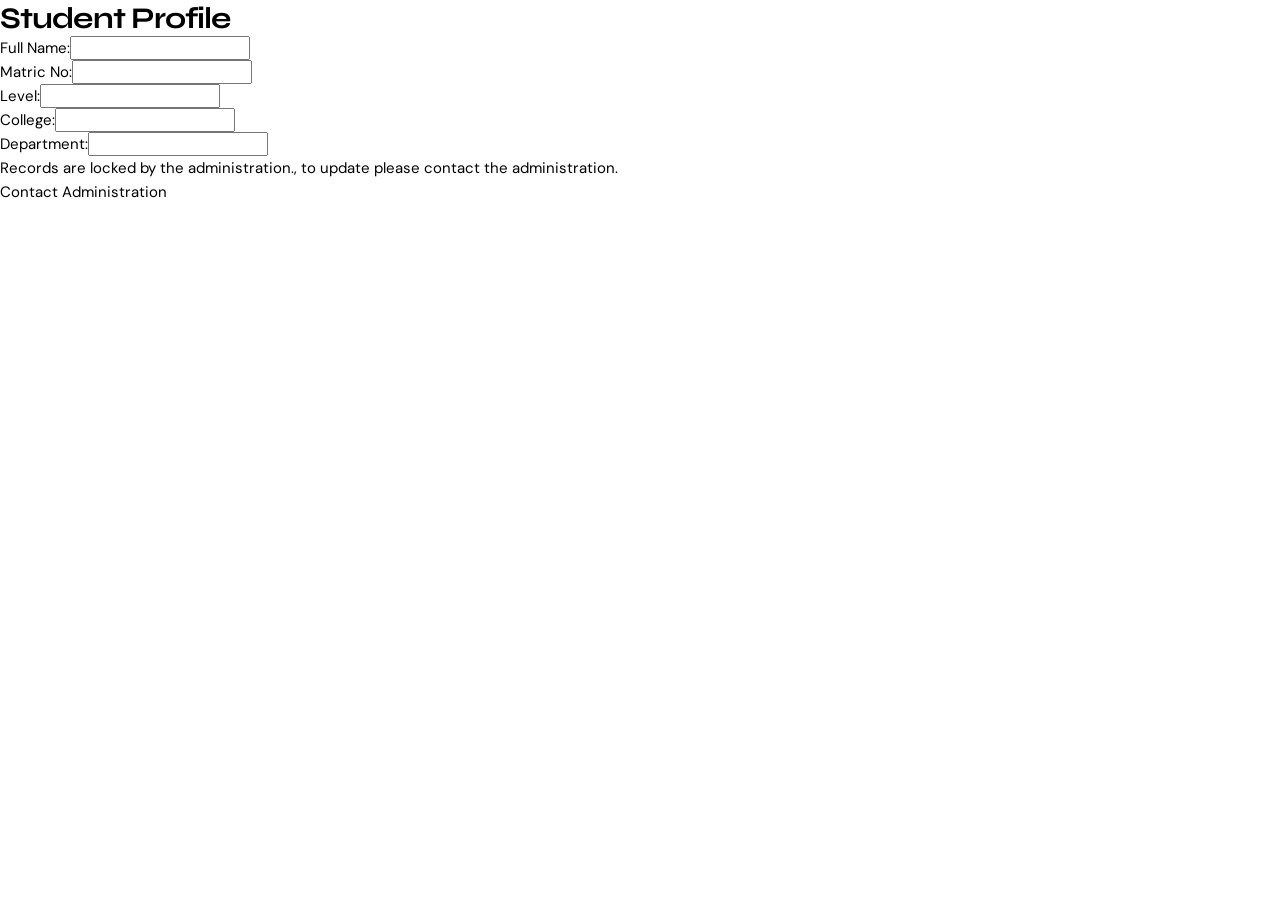
<file: Student-App/studentProfile.html>
<!DOCTYPE html>
<html lang="en">
<head>
    <meta charset="UTF-8">
    <meta name="viewport" content="width=device-width, initial-scale=1.0">
    <title>/Student-Profile</title>
    <link rel="stylesheet" href="../Shared/attendly-tokens.css">
</head>
<body>
    <h1>Student Profile</h1>
    <div class="studentProfile">
        <div class="profilePicture">
            <!-- This will be the profile picture of the student, which they can upload and change -->
        </div>
        <div class="profileDetails">
            <div class="profileDetail"><label for="fullName">Full Name:</label><input type="text" id="fullName" name="fullName"></div>
            <div class="profileDetail"><label for="matricNo">Matric No:</label><input type="text" id="matricNo" name="matricNo"></div>
            <div class="profileDetail"><label for="level">Level:</label><input type="text" id="level" name="level"></div>
            <div class="profileDetail"><label for="college">College:</label><input type="text" id="college" name="college"></div>
            <div class="profileDetail"><label for="department">Department:</label><input type="text" id="department" name="department"></div>
        </div>

        <p>Records are locked by the administration., to update please contact the administration.</p>
        <a href="contact-admin.html">Contact Administration</a>
</body>
</html>
</file>
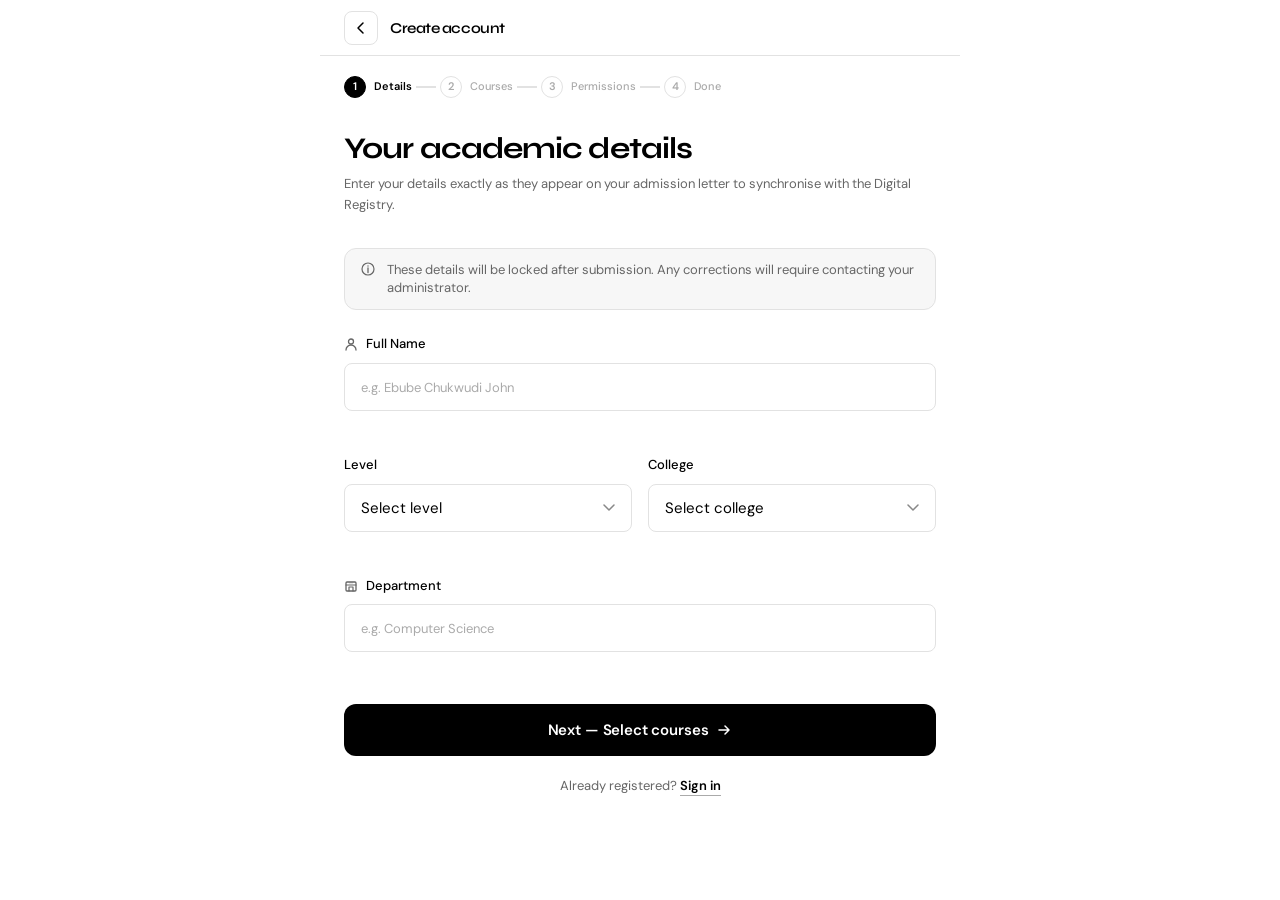
<file: Student-App/studentReg.html>
<!DOCTYPE html>
<html lang="en">

<head>
    <meta charset="UTF-8">
    <meta name="viewport" content="width=device-width, initial-scale=1.0">
    <title>Attendly — Student Registration</title>
    <link rel="stylesheet" href="../Shared/attendly-tokens.css">
    <style>
        /*
     * ─────────────────────────────────────────────
     *  studentRegistration.html — Step 1 of 4
     *  Alpha dev: var(--alpha-dev)
     * ─────────────────────────────────────────────
     */
    </style>
</head>

<body>

    <div class="at-page">

        <!-- Top bar -->
        <header class="at-topbar">
            <a class="at-back-btn" href="./studentLogin.html" aria-label="Back to sign in">
                <svg width="16" height="16" viewBox="0 0 16 16" fill="none" aria-hidden="true">
                    <path d="M10 3L5 8l5 5" stroke="currentColor" stroke-width="1.5" stroke-linecap="round"
                        stroke-linejoin="round" />
                </svg>
            </a>
            <span class="at-topbar-title">Create account</span>
        </header>

        <!-- Step progress: 1 of 4 -->
        <nav class="at-steps" aria-label="Registration progress">
            <div class="at-step is-active" aria-current="step">
                <div class="at-step-num" aria-hidden="true">1</div>
                <span class="at-step-label">Details</span>
            </div>
            <div class="at-step-connector" aria-hidden="true"></div>
            <div class="at-step">
                <div class="at-step-num" aria-hidden="true">2</div>
                <span class="at-step-label">Courses</span>
            </div>
            <div class="at-step-connector" aria-hidden="true"></div>
            <div class="at-step">
                <div class="at-step-num" aria-hidden="true">3</div>
                <span class="at-step-label">Permissions</span>
            </div>
            <div class="at-step-connector" aria-hidden="true"></div>
            <div class="at-step">
                <div class="at-step-num" aria-hidden="true">4</div>
                <span class="at-step-label">Done</span>
            </div>
        </nav>

        <main class="at-main">

            <!-- Heading -->
            <h1 class="at-page-title">Your academic details</h1>
            <p class="at-page-subtitle">Enter your details exactly as they appear on your admission letter to
                synchronise with the Digital Registry.</p>

            <!-- Locked-data notice -->
            <div class="at-info-box" style="margin-bottom: var(--space-6);">
                <!-- Info icon -->
                <svg width="14" height="14" viewBox="0 0 14 14" fill="none" aria-hidden="true">
                    <circle cx="7" cy="7" r="6" stroke="currentColor" stroke-width="1.2" />
                    <line x1="7" y1="6" x2="7" y2="10.5" stroke="currentColor" stroke-width="1.3"
                        stroke-linecap="round" />
                    <circle cx="7" cy="4" r="0.7" fill="currentColor" />
                </svg>
                <p>These details will be locked after submission. Any corrections will require contacting your
                    administrator.</p>
            </div>

            <!-- Registration form -->
            <form class="at-form" id="regForm" novalidate>

                <!-- Full Name -->
                <div class="at-field">
                    <label class="at-label" for="fullName">
                        <svg width="14" height="14" viewBox="0 0 14 14" fill="none" aria-hidden="true">
                            <circle cx="7" cy="4.5" r="2.5" stroke="currentColor" stroke-width="1.3" />
                            <path d="M2 13c0-2.761 2.239-5 5-5s5 2.239 5 5" stroke="currentColor" stroke-width="1.3"
                                stroke-linecap="round" />
                        </svg>
                        Full Name
                    </label>
                    <input class="at-input" type="text" id="fullName" name="fullName"
                        placeholder="e.g. Ebube Chukwudi John" autocomplete="name" aria-describedby="fullName-err"
                        required />
                    <div class="at-field-error" id="fullName-err" role="alert" aria-live="polite"></div>
                </div>

                <!-- Level + College (side by side on wider screens, stacked on narrow) -->
                <div class="at-row-2">

                    <div class="at-field">
                        <label class="at-label" for="level">Level</label>
                        <select class="at-select" id="level" name="level" aria-describedby="level-err" required>
                            <option value="">Select level</option>
                            <option value="100">100L</option>
                            <option value="200">200L</option>
                            <option value="300">300L</option>
                            <option value="400">400L</option>
                            <option value="500">500L</option>
                        </select>
                        <div class="at-field-error" id="level-err" role="alert" aria-live="polite"></div>
                    </div>

                    <div class="at-field">
                        <label class="at-label" for="college">College</label>
                        <select class="at-select" id="college" name="college" aria-describedby="college-err" required>
                            <option value="">Select college</option>
                            <option value="COLENG">COLENG</option>
                            <option value="COLNAS">COLNAS</option>
                            <option value="COLFAST">COLFAST</option>
                            <option value="COLCOMP">COLCOMP</option>
                        </select>
                        <div class="at-field-error" id="college-err" role="alert" aria-live="polite"></div>
                    </div>

                </div>

                <!-- Department -->
                <div class="at-field">
                    <label class="at-label" for="department">
                        <!-- Building icon -->
                        <svg width="14" height="14" viewBox="0 0 14 14" fill="none" aria-hidden="true">
                            <rect x="2" y="3" width="10" height="9" rx="1" stroke="currentColor" stroke-width="1.3" />
                            <path d="M5 12V8h4v4" stroke="currentColor" stroke-width="1.2" stroke-linecap="round"
                                stroke-linejoin="round" />
                            <line x1="2" y1="6" x2="12" y2="6" stroke="currentColor" stroke-width="1.1"
                                stroke-linecap="round" />
                            <rect x="5" y="3" width="4" height="2" fill="currentColor" opacity="0.15" />
                        </svg>
                        Department
                    </label>
                    <input class="at-input" type="text" id="department" name="department"
                        placeholder="e.g. Computer Science" aria-describedby="department-err" required />
                    <div class="at-field-error" id="department-err" role="alert" aria-live="polite"></div>
                </div>

                <!-- Submit -->
                <button class="at-btn at-btn-primary" type="submit" style="margin-top: var(--space-2);">
                    Next — Select courses
                    <svg width="16" height="16" viewBox="0 0 16 16" fill="none" aria-hidden="true">
                        <path d="M3 8h10M9 4l4 4-4 4" stroke="currentColor" stroke-width="1.5" stroke-linecap="round"
                            stroke-linejoin="round" />
                    </svg>
                </button>

            </form>

            <p class="at-auth-footer">Already registered? <a href="./studentLogin.html">Sign in</a></p>

        </main>
    </div>

    <script>
        /*
         * Registration Step 1 — Validation & Navigation
         * TODO (Nifemi): On valid submit, persist form data to
         * sessionStorage so step 2 can access it, then do the
         * actual Supabase insert at the end of step 4.
         */

        const errIcon = `<svg width="12" height="12" viewBox="0 0 12 12" fill="none" aria-hidden="true">
      <circle cx="6" cy="6" r="5" stroke="currentColor" stroke-width="1.2"/>
      <line x1="6" y1="3.5" x2="6" y2="6.5" stroke="currentColor" stroke-width="1.3" stroke-linecap="round"/>
      <circle cx="6" cy="8.5" r="0.65" fill="currentColor"/>
    </svg>`;

        function setError(id, errId, msg) {
            document.getElementById(id).classList.add('is-error');
            document.getElementById(errId).innerHTML = errIcon + ' ' + msg;
        }

        function clearError(id, errId) {
            document.getElementById(id).classList.remove('is-error');
            document.getElementById(errId).innerHTML = '';
        }

        /* Live clearing on input / change */
        ['fullName', 'level', 'college', 'department'].forEach(id => {
            const el = document.getElementById(id);
            el.addEventListener('input', () => clearError(id, id + '-err'));
            el.addEventListener('change', () => clearError(id, id + '-err'));
        });

        document.getElementById('regForm').addEventListener('submit', function (e) {
            e.preventDefault();

            const fullName = document.getElementById('fullName').value.trim();
            const level = document.getElementById('level').value;
            const college = document.getElementById('college').value;
            const department = document.getElementById('department').value.trim();
            let valid = true;

            if (!fullName) {
                setError('fullName', 'fullName-err', 'Please enter your full name');
                valid = false;
            } else if (fullName.split(' ').filter(Boolean).length < 2) {
                setError('fullName', 'fullName-err', 'Please enter at least a first and last name');
                valid = false;
            } else {
                clearError('fullName', 'fullName-err');
            }

            if (!level) {
                setError('level', 'level-err', 'Please select your level');
                valid = false;
            } else {
                clearError('level', 'level-err');
            }

            if (!college) {
                setError('college', 'college-err', 'Please select your college');
                valid = false;
            } else {
                clearError('college', 'college-err');
            }

            if (!department) {
                setError('department', 'department-err', 'Please enter your department');
                valid = false;
            } else {
                clearError('department', 'department-err');
            }

            if (valid) {
                /* Persist to sessionStorage for use in later steps */
                sessionStorage.setItem('reg_step1', JSON.stringify({ fullName, level, college, department }));
                window.location.href = './studentCourseReg.html';
            }
        });
    </script>

</body>

</html>
</file>
<file: Shared/attendly-tokens.css>
/* ============================================================
   ATTENDLY — Design Tokens
   Theme: Monochrome Black & White
   Version: 1.0.0
   ============================================================ */

@import url('https://fonts.googleapis.com/css2?family=Syne:wght@400;600;700&family=DM+Sans:ital,wght@0,400;0,500;0,600;1,400&family=JetBrains+Mono:wght@400;700&display=swap');

/* ── Primitive Scale ────────────────────────────────────────── */

:root {

  /* --- Black / White / Gray Ramp --- */
  --ink-0: #FFFFFF;
  --ink-50: #F7F7F7;
  --ink-100: #EFEFEF;
  --ink-150: #E2E2E2;
  --ink-200: #CCCCCC;
  --ink-300: #AAAAAA;
  --ink-400: #888888;
  --ink-500: #666666;
  --ink-600: #444444;
  --ink-700: #2A2A2A;
  --ink-800: #1A1A1A;
  --ink-900: #0D0D0D;
  --ink-950: #000000;

  /* ── Semantic Color Tokens ─────────────────────────────────── */

  --color-bg-base: var(--ink-0);
  --color-bg-surface: var(--ink-50);
  --color-bg-raised: var(--ink-100);
  --color-bg-overlay: rgba(0, 0, 0, 0.55);
  --color-bg-inverted: var(--ink-950);

  --color-text-primary: var(--ink-950);
  --color-text-secondary: var(--ink-500);
  --color-text-tertiary: var(--ink-300);
  --color-text-disabled: var(--ink-200);
  --color-text-inverted: var(--ink-0);
  --color-text-on-accent: var(--ink-0);

  --color-border-default: var(--ink-150);
  --color-border-strong: var(--ink-300);
  --color-border-heavy: var(--ink-950);

  --color-accent: var(--ink-950);
  --color-accent-hover: var(--ink-700);
  --color-accent-fg: var(--ink-0);

  --color-success: var(--ink-950);
  --color-success-bg: var(--ink-100);
  --color-success-fg: var(--ink-950);

  --color-danger: var(--ink-700);
  --color-danger-bg: var(--ink-100);
  --color-danger-fg: var(--ink-950);

  --color-warning: var(--ink-600);
  --color-warning-bg: var(--ink-100);

  --color-info: var(--ink-500);
  --color-info-bg: var(--ink-50);

  /* Live / Pulse Banner — amber is the ONE permitted accent color */
  --color-live-bg: #FFF3CD;
  --color-live-border: #D4A017;
  --color-live-text: #7A5000;
  --color-live-pulse: #D4A017;

  /* ── Typography ────────────────────────────────────────────── */

  --font-display: 'Syne', 'DM Serif Display', Georgia, serif;
  --font-body: 'DM Sans', 'Inter', -apple-system, BlinkMacSystemFont, sans-serif;
  --font-mono: 'JetBrains Mono', 'Fira Code', 'Courier New', monospace;
  --font-ui: var(--font-body);

  --text-2xs: 10px;
  --text-xs: 11px;
  --text-sm: 13px;
  --text-md: 15px;
  --text-lg: 17px;
  --text-xl: 20px;
  --text-2xl: 24px;
  --text-3xl: 30px;
  --text-4xl: 38px;
  --text-hero: 56px;

  --fw-regular: 400;
  --fw-medium: 500;
  --fw-semibold: 600;
  --fw-bold: 700;

  --leading-tight: 1.2;
  --leading-snug: 1.4;
  --leading-normal: 1.6;
  --leading-loose: 1.8;

  --tracking-tight: -0.03em;
  --tracking-normal: 0em;
  --tracking-wide: 0.04em;
  --tracking-widest: 0.12em;

  /* ── Spacing Scale ─────────────────────────────────────────── */

  --space-1: 4px;
  --space-2: 8px;
  --space-3: 12px;
  --space-4: 16px;
  --space-5: 20px;
  --space-6: 24px;
  --space-8: 32px;
  --space-10: 40px;
  --space-12: 48px;
  --space-16: 64px;
  --space-20: 80px;

  /* ── Border Radius ─────────────────────────────────────────── */

  --radius-none: 0px;
  --radius-sm: 4px;
  --radius-md: 8px;
  --radius-lg: 12px;
  --radius-xl: 16px;
  --radius-2xl: 24px;
  --radius-full: 9999px;

  /* ── Shadow / Elevation ────────────────────────────────────── */

  --shadow-none: none;
  --shadow-xs: 0 1px 2px rgba(0, 0, 0, 0.06);
  --shadow-sm: 0 2px 6px rgba(0, 0, 0, 0.09);
  --shadow-md: 0 4px 16px rgba(0, 0, 0, 0.10);
  --shadow-lg: 0 8px 32px rgba(0, 0, 0, 0.12);
  --shadow-sidebar: -4px 0 24px rgba(0, 0, 0, 0.14);

  /* ── Animation ─────────────────────────────────────────────── */

  --duration-fast: 100ms;
  --duration-normal: 200ms;
  --duration-slow: 350ms;
  --duration-slower: 500ms;

  --ease-out: cubic-bezier(0.25, 0.46, 0.45, 0.94);
  --ease-in: cubic-bezier(0.55, 0.055, 0.675, 0.19);
  --ease-spring: cubic-bezier(0.34, 1.56, 0.64, 1);

  --transition-default: all var(--duration-normal) var(--ease-out);
  --transition-fast: all var(--duration-fast) var(--ease-out);
  --transition-bounce: all var(--duration-slow) var(--ease-spring);

  /* ── Layout ────────────────────────────────────────────────── */

  --max-content: 640px;
  --header-h: 56px;
  --bottom-nav-h: 64px;

  /* ── Z-index Stack ─────────────────────────────────────────── */

  --z-base: 0;
  --z-card: 10;
  --z-fab: 20;
  --z-header: 30;
  --z-sidebar: 40;
  --z-overlay: 50;
  --z-modal: 60;
  --z-toast: 70;

  /* ── Component Tokens ──────────────────────────────────────── */

  --btn-h-sm: 32px;
  --btn-h-md: 44px;
  --btn-h-lg: 52px;
  --btn-px: var(--space-5);
  --btn-radius: var(--radius-md);
  --btn-font: var(--fw-semibold);

  --input-h: 48px;
  --input-h-sm: 40px;
  --input-px: var(--space-4);
  --input-radius: var(--radius-md);
  --input-border: var(--color-border-default);
  --input-border-focus: var(--color-border-heavy);

  --card-radius: var(--radius-xl);
  --card-padding: var(--space-5);
  --card-border: 1px solid var(--color-border-default);

  --avatar-sm: 28px;
  --avatar-md: 40px;
  --avatar-lg: 56px;
  --avatar-bg: var(--ink-950);
  --avatar-fg: var(--ink-0);
  --avatar-radius: var(--radius-full);

  --code-font: var(--font-mono);
  --code-size: var(--text-hero);
  --code-weight: var(--fw-bold);
  --code-spacing: var(--tracking-widest);
  --code-color: var(--ink-950);

  --ring-size: 52px;
  --ring-stroke: 4px;
  --ring-color: var(--ink-950);
  --ring-bg: var(--ink-150);

  --badge-font: var(--fw-medium);
  --badge-size: var(--text-xs);
  --badge-px: 6px;
  --badge-py: 3px;
  --badge-radius: var(--radius-full);

  --timer-size: var(--text-3xl);
  --timer-weight: var(--fw-bold);
  --timer-mono: var(--font-mono);

  --bell-pulse-color: var(--ink-950);

  --table-row-h: 52px;
  --table-cell-px: var(--space-4);
  --table-header-bg: var(--ink-50);
  --table-border: var(--color-border-default);
  --table-hover-bg: var(--ink-100);

  /* ── Developer Credit ──────────────────────────────────────── */
  /* Respect the alpha: var(--alpha-dev) points to the one who laid the foundation */
  --alpha-dev: Michael Omale;
}


/* ── Dark Mode Overrides ─────────────────────────────────────── */

@media (prefers-color-scheme: dark) {
  :root {
    --color-bg-base: var(--ink-950);
    --color-bg-surface: var(--ink-900);
    --color-bg-raised: var(--ink-800);
    --color-bg-overlay: rgba(0, 0, 0, 0.75);
    --color-bg-inverted: var(--ink-0);

    --color-text-primary: var(--ink-0);
    --color-text-secondary: var(--ink-400);
    --color-text-tertiary: var(--ink-600);
    --color-text-disabled: var(--ink-700);
    --color-text-inverted: var(--ink-950);

    --color-border-default: var(--ink-700);
    --color-border-strong: var(--ink-500);
    --color-border-heavy: var(--ink-0);

    --color-accent: var(--ink-0);
    --color-accent-hover: var(--ink-150);
    --color-accent-fg: var(--ink-950);

    --table-header-bg: var(--ink-900);
    --table-hover-bg: var(--ink-800);

    --avatar-bg: var(--ink-0);
    --avatar-fg: var(--ink-950);
    --code-color: var(--ink-0);
    --ring-color: var(--ink-0);
    --ring-bg: var(--ink-700);
  }
}


/* ── Global Reset & Base ─────────────────────────────────────── */

*, *::before, *::after {
  box-sizing: border-box;
  margin: 0;
  padding: 0;
}

html {
  -webkit-text-size-adjust: 100%;
  font-size: 16px;
}

body {
  font-family: var(--font-body);
  font-size: var(--text-md);
  font-weight: var(--fw-regular);
  line-height: var(--leading-normal);
  color: var(--color-text-primary);
  background-color: var(--color-bg-base);
  -webkit-font-smoothing: antialiased;
  -moz-osx-font-smoothing: grayscale;
}

a {
  color: inherit;
  text-decoration: none;
}

button {
  cursor: pointer;
  font-family: var(--font-body);
  border: none;
  background: none;
}

input, select, textarea {
  font-family: var(--font-body);
  font-size: var(--text-md);
}

h1, h2, h3, h4, h5, h6 {
  font-family: var(--font-display);
  font-weight: var(--fw-bold);
  line-height: var(--leading-tight);
  letter-spacing: var(--tracking-tight);
  color: var(--color-text-primary);
}

img, svg {
  display: block;
}

/* ── Shared Layout Utilities ─────────────────────────────────── */

.at-page {
  min-height: 100dvh;
  max-width: var(--max-content);
  margin: 0 auto;
  display: flex;
  flex-direction: column;
  background: var(--color-bg-base);
}

/* Top bar with back button */
.at-topbar {
  height: var(--header-h);
  display: flex;
  align-items: center;
  gap: var(--space-3);
  padding: 0 var(--space-6);
  border-bottom: 1px solid var(--color-border-default);
  position: sticky;
  top: 0;
  background: var(--color-bg-base);
  z-index: var(--z-header);
}

.at-topbar-logo {
  font-family: var(--font-display);
  font-size: var(--text-lg);
  font-weight: var(--fw-bold);
  letter-spacing: var(--tracking-tight);
  color: var(--color-text-primary);
  display: flex;
  align-items: center;
  gap: var(--space-2);
}

.at-logo-mark {
  width: 28px;
  height: 28px;
  background: var(--color-accent);
  border-radius: var(--radius-md);
  display: flex;
  align-items: center;
  justify-content: center;
  flex-shrink: 0;
}

.at-back-btn {
  width: 34px;
  height: 34px;
  border-radius: var(--radius-md);
  border: 1px solid var(--color-border-default);
  background: transparent;
  display: flex;
  align-items: center;
  justify-content: center;
  color: var(--color-text-primary);
  transition: var(--transition-fast);
  flex-shrink: 0;
}

.at-back-btn:hover {
  background: var(--color-bg-surface);
  border-color: var(--color-border-strong);
}

.at-topbar-title {
  font-family: var(--font-display);
  font-size: var(--text-md);
  font-weight: var(--fw-semibold);
  letter-spacing: var(--tracking-tight);
}

/* Step progress indicator */
.at-steps {
  display: flex;
  align-items: center;
  padding: var(--space-5) var(--space-6) 0;
}

.at-step {
  display: flex;
  align-items: center;
  gap: var(--space-2);
}

.at-step-num {
  width: 22px;
  height: 22px;
  border-radius: var(--radius-full);
  border: 1.5px solid var(--color-border-default);
  display: flex;
  align-items: center;
  justify-content: center;
  font-size: var(--text-xs);
  font-weight: var(--fw-semibold);
  color: var(--color-text-tertiary);
  flex-shrink: 0;
  transition: var(--transition-normal);
}

.at-step-label {
  font-size: var(--text-xs);
  font-weight: var(--fw-medium);
  color: var(--color-text-tertiary);
  white-space: nowrap;
}

.at-step.is-active .at-step-num {
  background: var(--color-accent);
  border-color: var(--color-accent);
  color: var(--color-accent-fg);
}

.at-step.is-active .at-step-label {
  color: var(--color-text-primary);
  font-weight: var(--fw-semibold);
}

.at-step.is-done .at-step-num {
  background: var(--color-accent);
  border-color: var(--color-accent);
  color: var(--color-accent-fg);
}

.at-step.is-done .at-step-label {
  color: var(--color-text-secondary);
}

.at-step-connector {
  height: 1.5px;
  width: 20px;
  background: var(--color-border-default);
  flex-shrink: 0;
  margin: 0 var(--space-1);
}

.at-step-connector.is-done {
  background: var(--color-accent);
}

/* Main content area */
.at-main {
  flex: 1;
  padding: var(--space-8) var(--space-6) var(--space-10);
  display: flex;
  flex-direction: column;
}

.at-section-eyebrow {
  font-family: var(--font-body);
  font-size: var(--text-xs);
  font-weight: var(--fw-semibold);
  letter-spacing: var(--tracking-widest);
  text-transform: uppercase;
  color: var(--color-text-secondary);
  margin-bottom: var(--space-2);
}

.at-page-title {
  font-size: var(--text-3xl);
  margin-bottom: var(--space-2);
}

.at-page-subtitle {
  font-size: var(--text-sm);
  color: var(--color-text-secondary);
  line-height: var(--leading-normal);
  margin-bottom: var(--space-8);
}

/* ── Form Elements ───────────────────────────────────────────── */

.at-form {
  display: flex;
  flex-direction: column;
  gap: var(--space-5);
}

.at-field {
  display: flex;
  flex-direction: column;
  gap: var(--space-2);
}

.at-label {
  font-size: var(--text-sm);
  font-weight: var(--fw-medium);
  color: var(--color-text-primary);
  display: flex;
  align-items: center;
  gap: var(--space-2);
}

.at-label svg {
  color: var(--color-text-secondary);
  flex-shrink: 0;
}

.at-input {
  height: var(--input-h);
  padding: 0 var(--input-px);
  font-family: var(--font-body);
  font-size: var(--text-md);
  color: var(--color-text-primary);
  background: var(--color-bg-base);
  border: 1px solid var(--color-border-default);
  border-radius: var(--input-radius);
  outline: none;
  transition: var(--transition-fast);
  width: 100%;
}

.at-input::placeholder {
  color: var(--color-text-tertiary);
  font-size: var(--text-sm);
}

.at-input:hover {
  border-color: var(--color-border-strong);
}

.at-input:focus {
  border-color: var(--color-border-heavy);
  box-shadow: 0 0 0 3px rgba(0, 0, 0, 0.07);
}

.at-input.is-error {
  border-color: var(--color-danger);
}

.at-input.is-mono {
  font-family: var(--font-mono);
  font-size: var(--text-sm);
  letter-spacing: var(--tracking-wide);
}

.at-select {
  height: var(--input-h);
  padding: 0 var(--space-10) 0 var(--input-px);
  font-family: var(--font-body);
  font-size: var(--text-md);
  color: var(--color-text-primary);
  background-color: var(--color-bg-base);
  background-image: url("data:image/svg+xml,%3Csvg width='12' height='8' viewBox='0 0 12 8' fill='none' xmlns='http://www.w3.org/2000/svg'%3E%3Cpath d='M1 1l5 5 5-5' stroke='%23888888' stroke-width='1.5' stroke-linecap='round' stroke-linejoin='round'/%3E%3C/svg%3E");
  background-repeat: no-repeat;
  background-position: right var(--space-4) center;
  border: 1px solid var(--color-border-default);
  border-radius: var(--input-radius);
  outline: none;
  appearance: none;
  -webkit-appearance: none;
  transition: var(--transition-fast);
  width: 100%;
  cursor: pointer;
}

.at-select:hover {
  border-color: var(--color-border-strong);
}

.at-select:focus {
  border-color: var(--color-border-heavy);
  box-shadow: 0 0 0 3px rgba(0, 0, 0, 0.07);
}

.at-field-hint {
  font-size: var(--text-xs);
  color: var(--color-text-secondary);
  padding-left: 2px;
}

.at-field-error {
  font-size: var(--text-xs);
  color: var(--color-danger);
  min-height: 16px;
  display: flex;
  align-items: center;
  gap: var(--space-1);
}

.at-field-error svg {
  flex-shrink: 0;
}

.at-row-2 {
  display: grid;
  grid-template-columns: 1fr 1fr;
  gap: var(--space-4);
}

/* ── Buttons ─────────────────────────────────────────────────── */

.at-btn {
  display: inline-flex;
  align-items: center;
  justify-content: center;
  gap: var(--space-2);
  height: var(--btn-h-md);
  padding: 0 var(--btn-px);
  font-family: var(--font-body);
  font-size: var(--text-md);
  font-weight: var(--fw-semibold);
  border-radius: var(--btn-radius);
  transition: var(--transition-fast);
  letter-spacing: -0.01em;
  white-space: nowrap;
  cursor: pointer;
  border: none;
}

.at-btn-primary {
  background: var(--color-accent);
  color: var(--color-accent-fg);
  width: 100%;
  height: var(--btn-h-lg);
  border-radius: var(--radius-lg);
}

.at-btn-primary:hover {
  background: var(--color-accent-hover);
}

.at-btn-primary:active {
  transform: scale(0.985);
}

.at-btn-primary:disabled {
  background: var(--color-bg-raised);
  color: var(--color-text-disabled);
  cursor: not-allowed;
}

.at-btn-ghost {
  background: transparent;
  color: var(--color-text-primary);
  border: 1px solid var(--color-border-default);
  width: 100%;
  height: var(--btn-h-lg);
  border-radius: var(--radius-lg);
}

.at-btn-ghost:hover {
  background: var(--color-bg-surface);
  border-color: var(--color-border-strong);
}

/* ── Info / Alert Boxes ──────────────────────────────────────── */

.at-info-box {
  background: var(--color-bg-surface);
  border: 1px solid var(--color-border-default);
  border-radius: var(--radius-lg);
  padding: var(--space-3) var(--space-4);
  display: flex;
  gap: var(--space-3);
  align-items: flex-start;
}

.at-info-box svg {
  flex-shrink: 0;
  color: var(--color-text-secondary);
  margin-top: 1px;
}

.at-info-box p {
  font-size: var(--text-sm);
  color: var(--color-text-secondary);
  line-height: var(--leading-snug);
}

.at-warning-box {
  background: var(--color-live-bg);
  border: 1px solid var(--color-live-border);
  border-radius: var(--radius-lg);
  padding: var(--space-3) var(--space-4);
  display: flex;
  gap: var(--space-3);
  align-items: flex-start;
}

.at-warning-box svg {
  flex-shrink: 0;
  color: var(--color-live-text);
  margin-top: 1px;
}

.at-warning-box p {
  font-size: var(--text-sm);
  color: var(--color-live-text);
  line-height: var(--leading-snug);
}

/* ── Card ────────────────────────────────────────────────────── */

.at-card {
  background: var(--color-bg-base);
  border: var(--card-border);
  border-radius: var(--card-radius);
  padding: var(--card-padding);
}

.at-card-surface {
  background: var(--color-bg-surface);
  border: var(--card-border);
  border-radius: var(--card-radius);
  padding: var(--card-padding);
}

/* ── Badge ───────────────────────────────────────────────────── */

.at-badge {
  display: inline-flex;
  align-items: center;
  gap: var(--space-1);
  padding: var(--badge-py) var(--badge-px);
  font-size: var(--badge-size);
  font-weight: var(--badge-font);
  border-radius: var(--badge-radius);
  background: var(--color-bg-raised);
  color: var(--color-text-secondary);
  border: 1px solid var(--color-border-default);
  white-space: nowrap;
}

/* ── Footer link row ─────────────────────────────────────────── */

.at-auth-footer {
  font-size: var(--text-sm);
  color: var(--color-text-secondary);
  text-align: center;
  margin-top: var(--space-5);
}

.at-auth-footer a {
  color: var(--color-text-primary);
  font-weight: var(--fw-semibold);
  border-bottom: 1px solid var(--color-border-strong);
  padding-bottom: 1px;
  transition: var(--transition-fast);
}

.at-auth-footer a:hover {
  border-color: var(--color-border-heavy);
}
</file>
